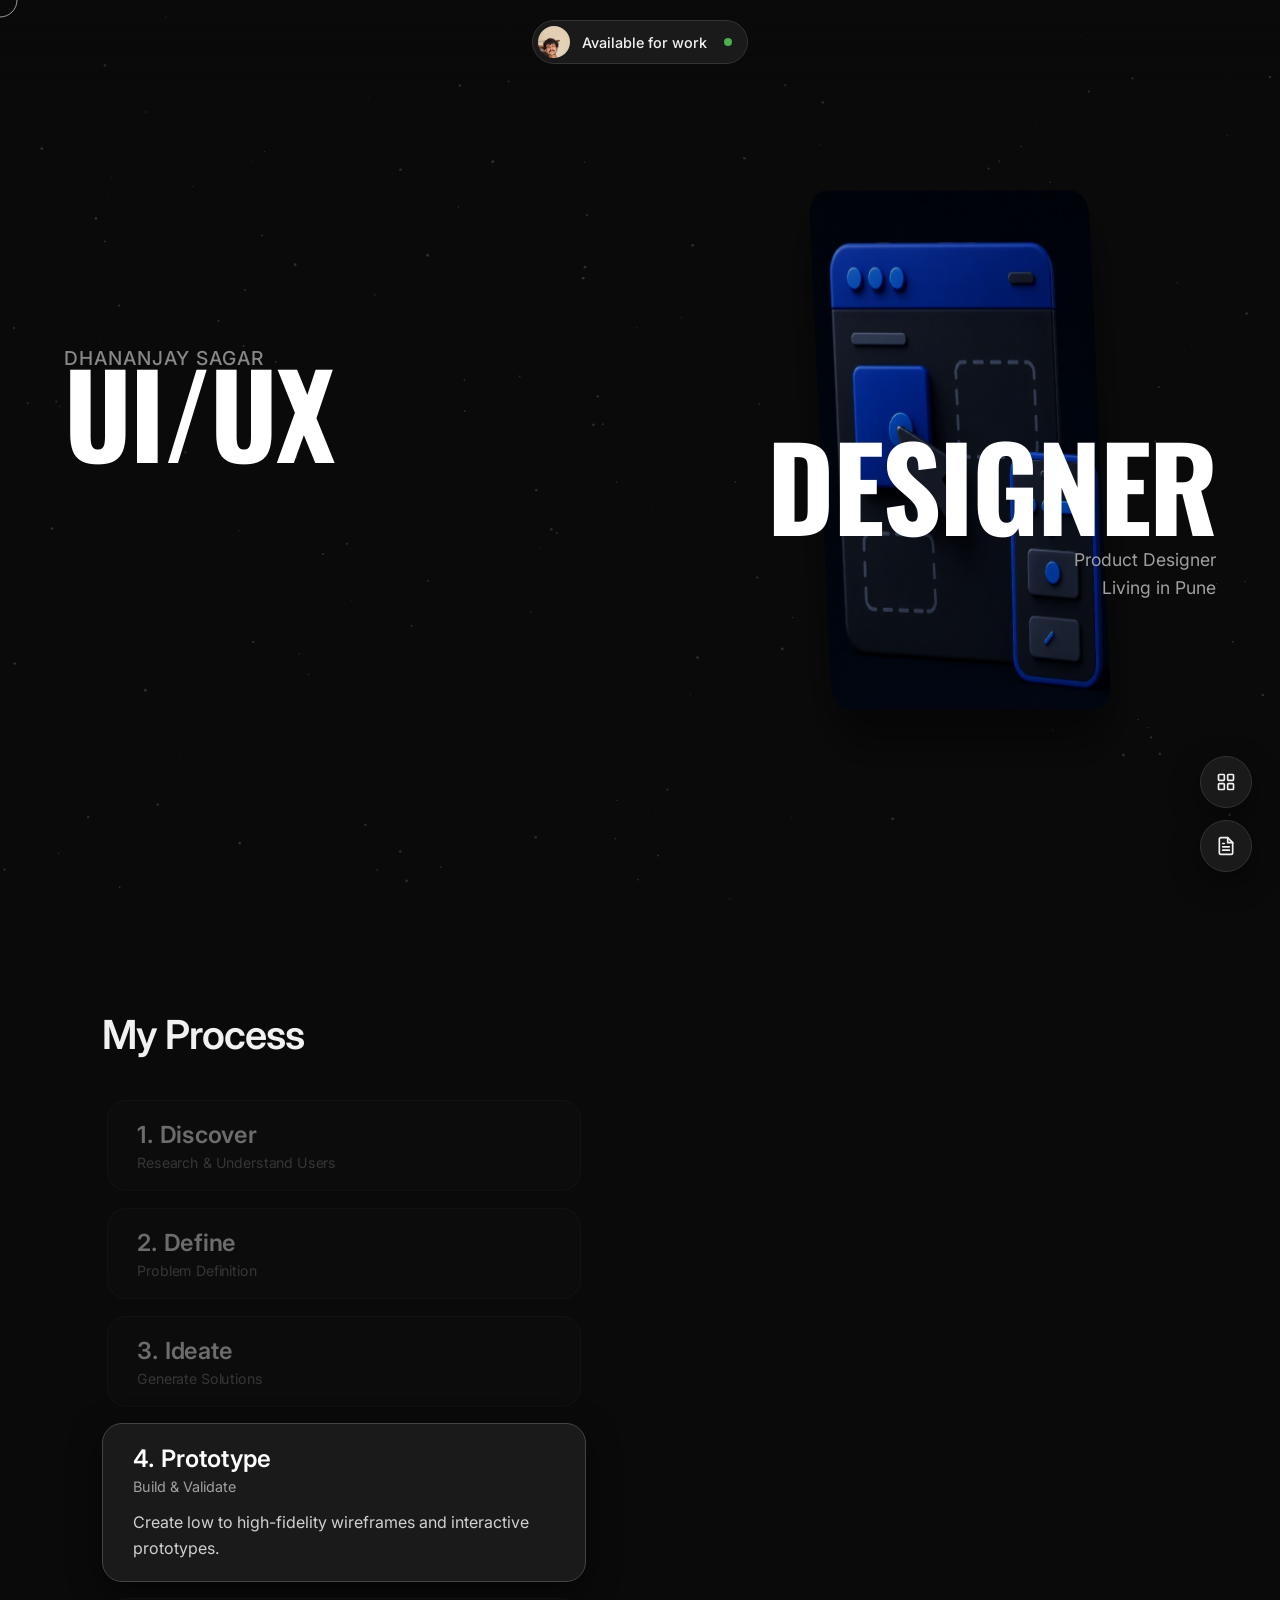
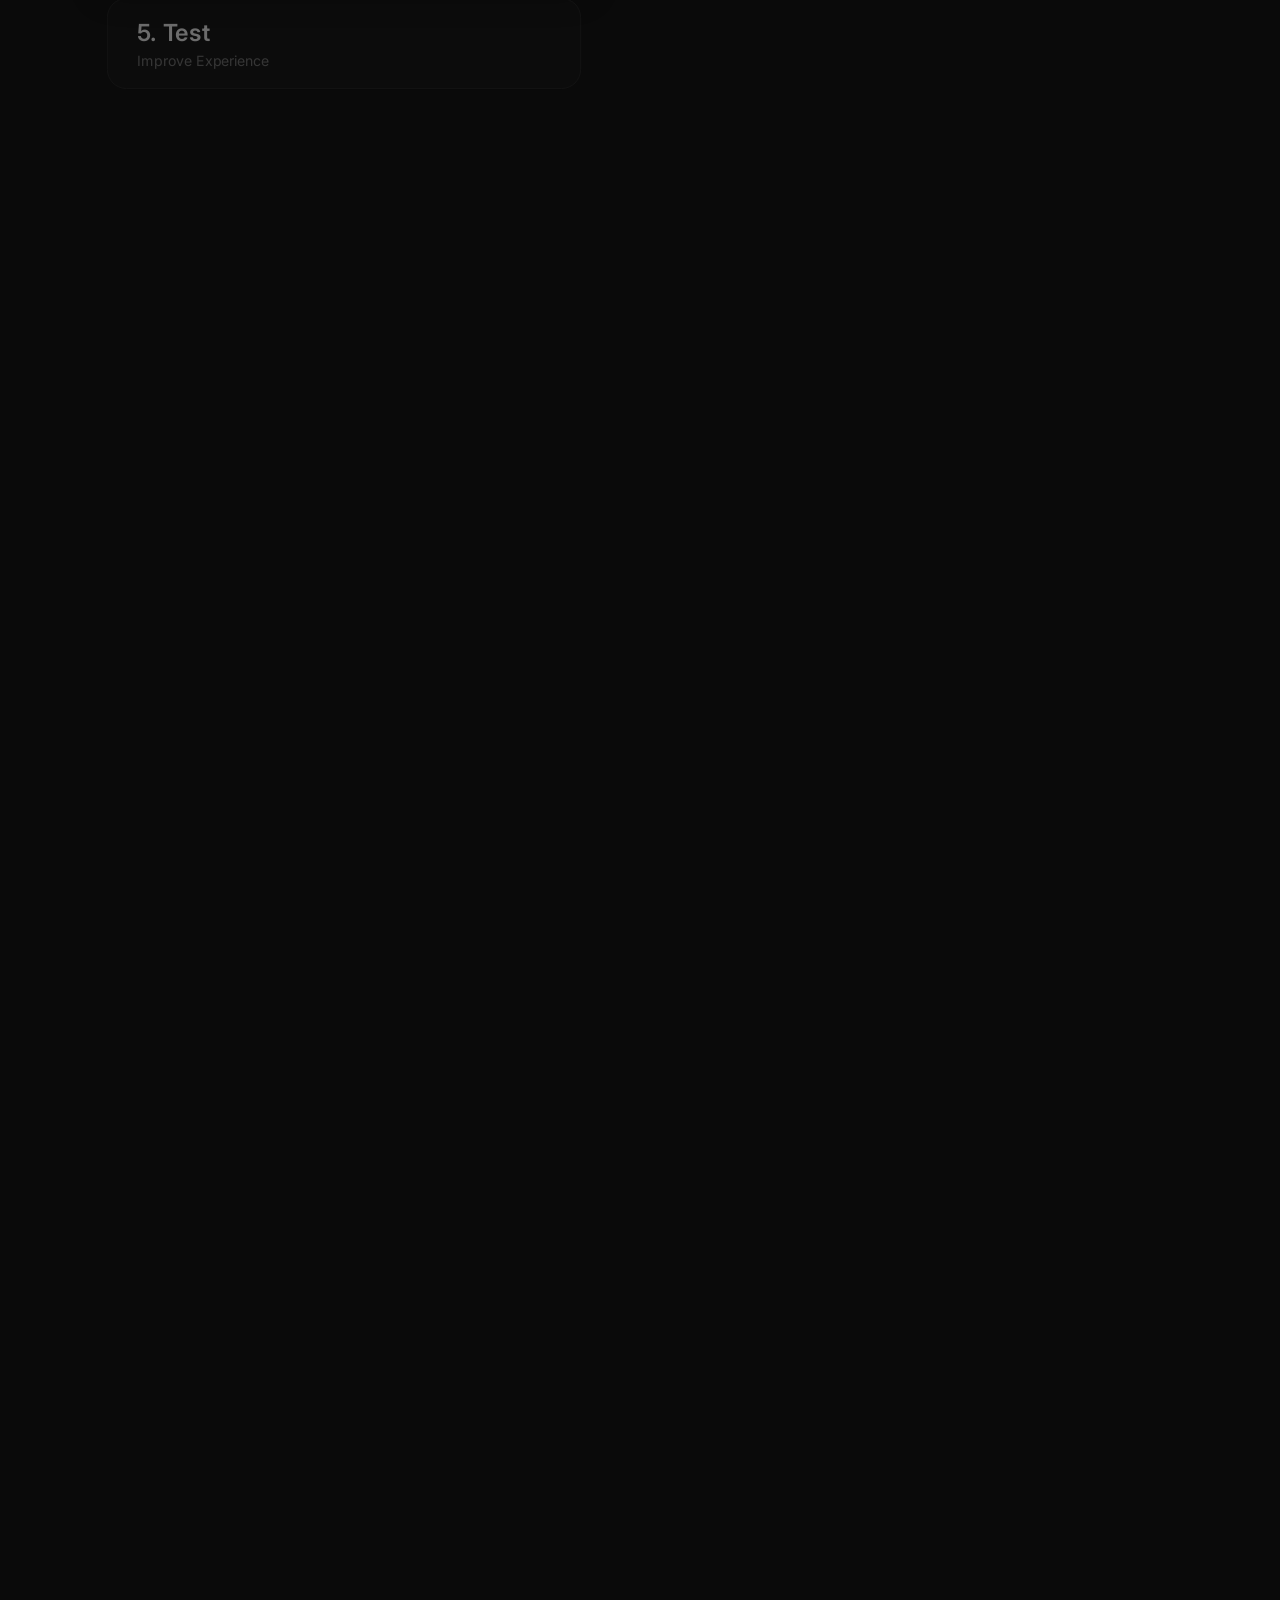
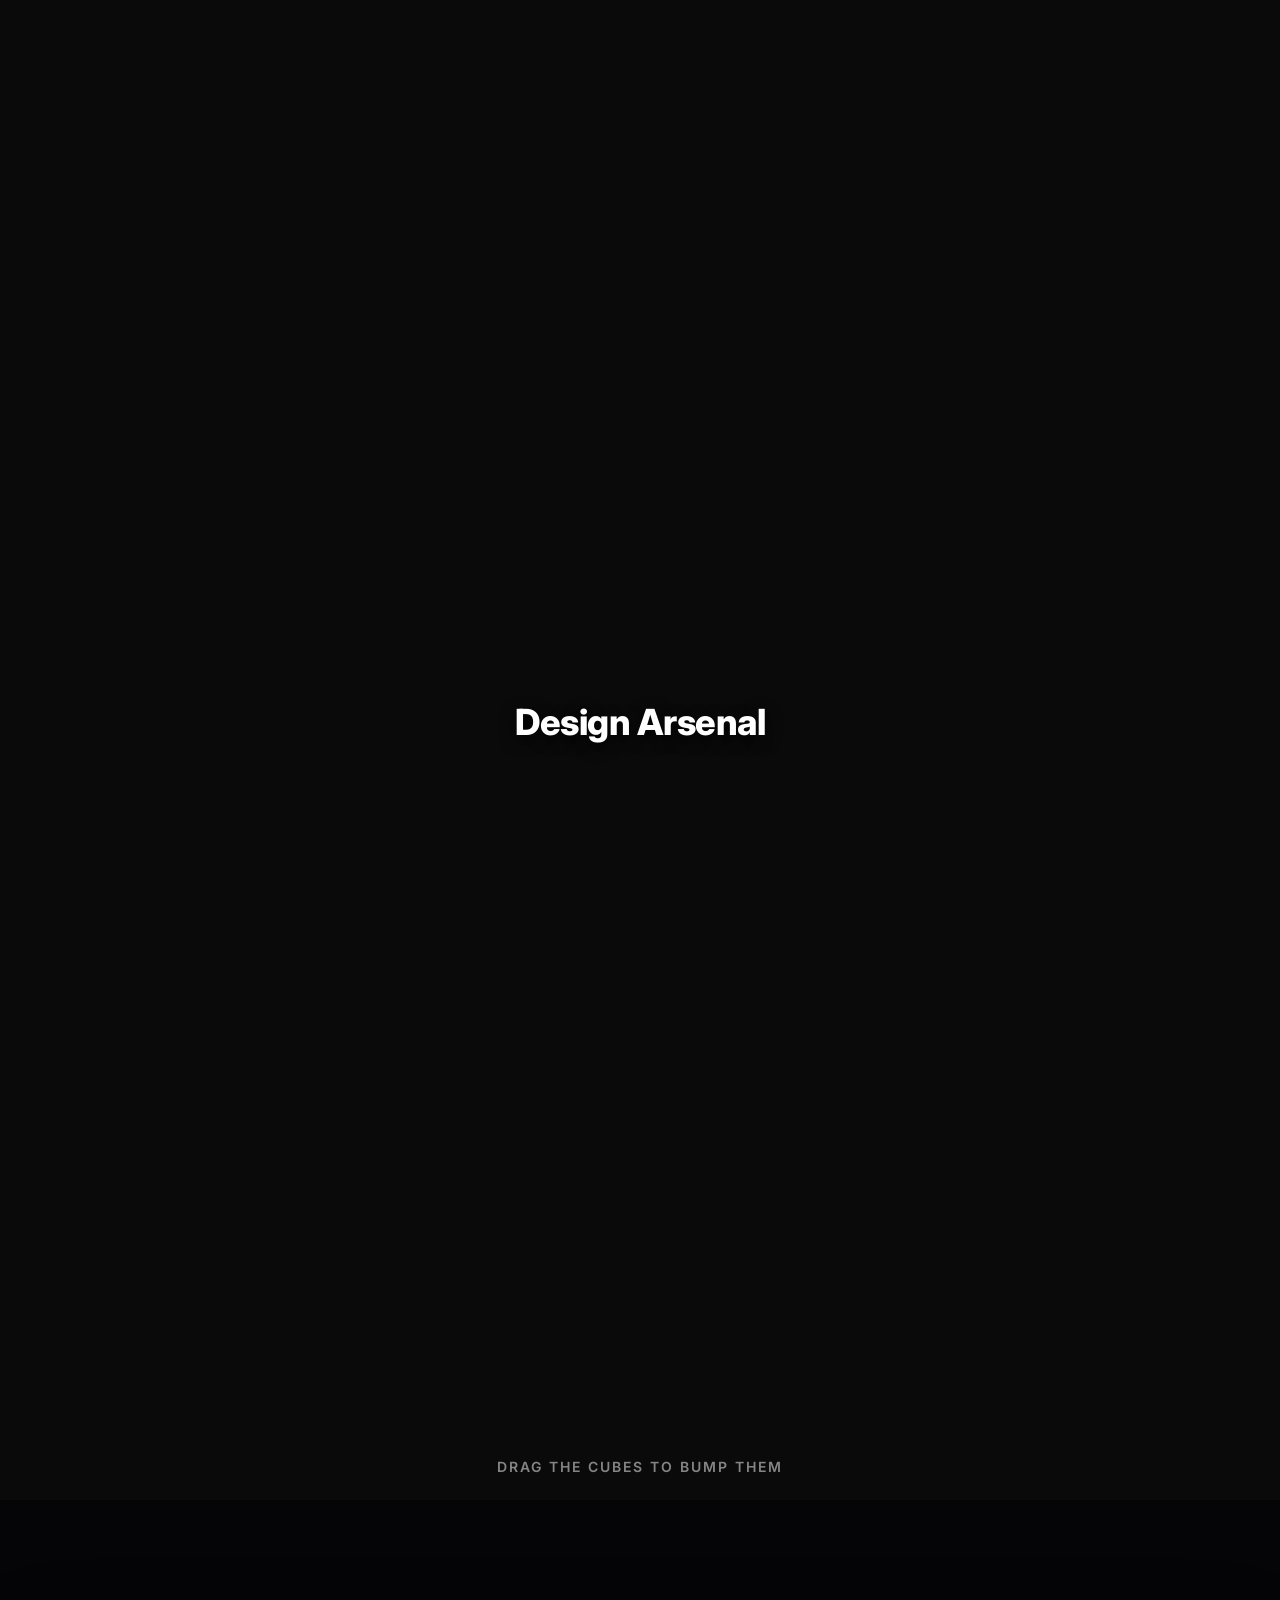
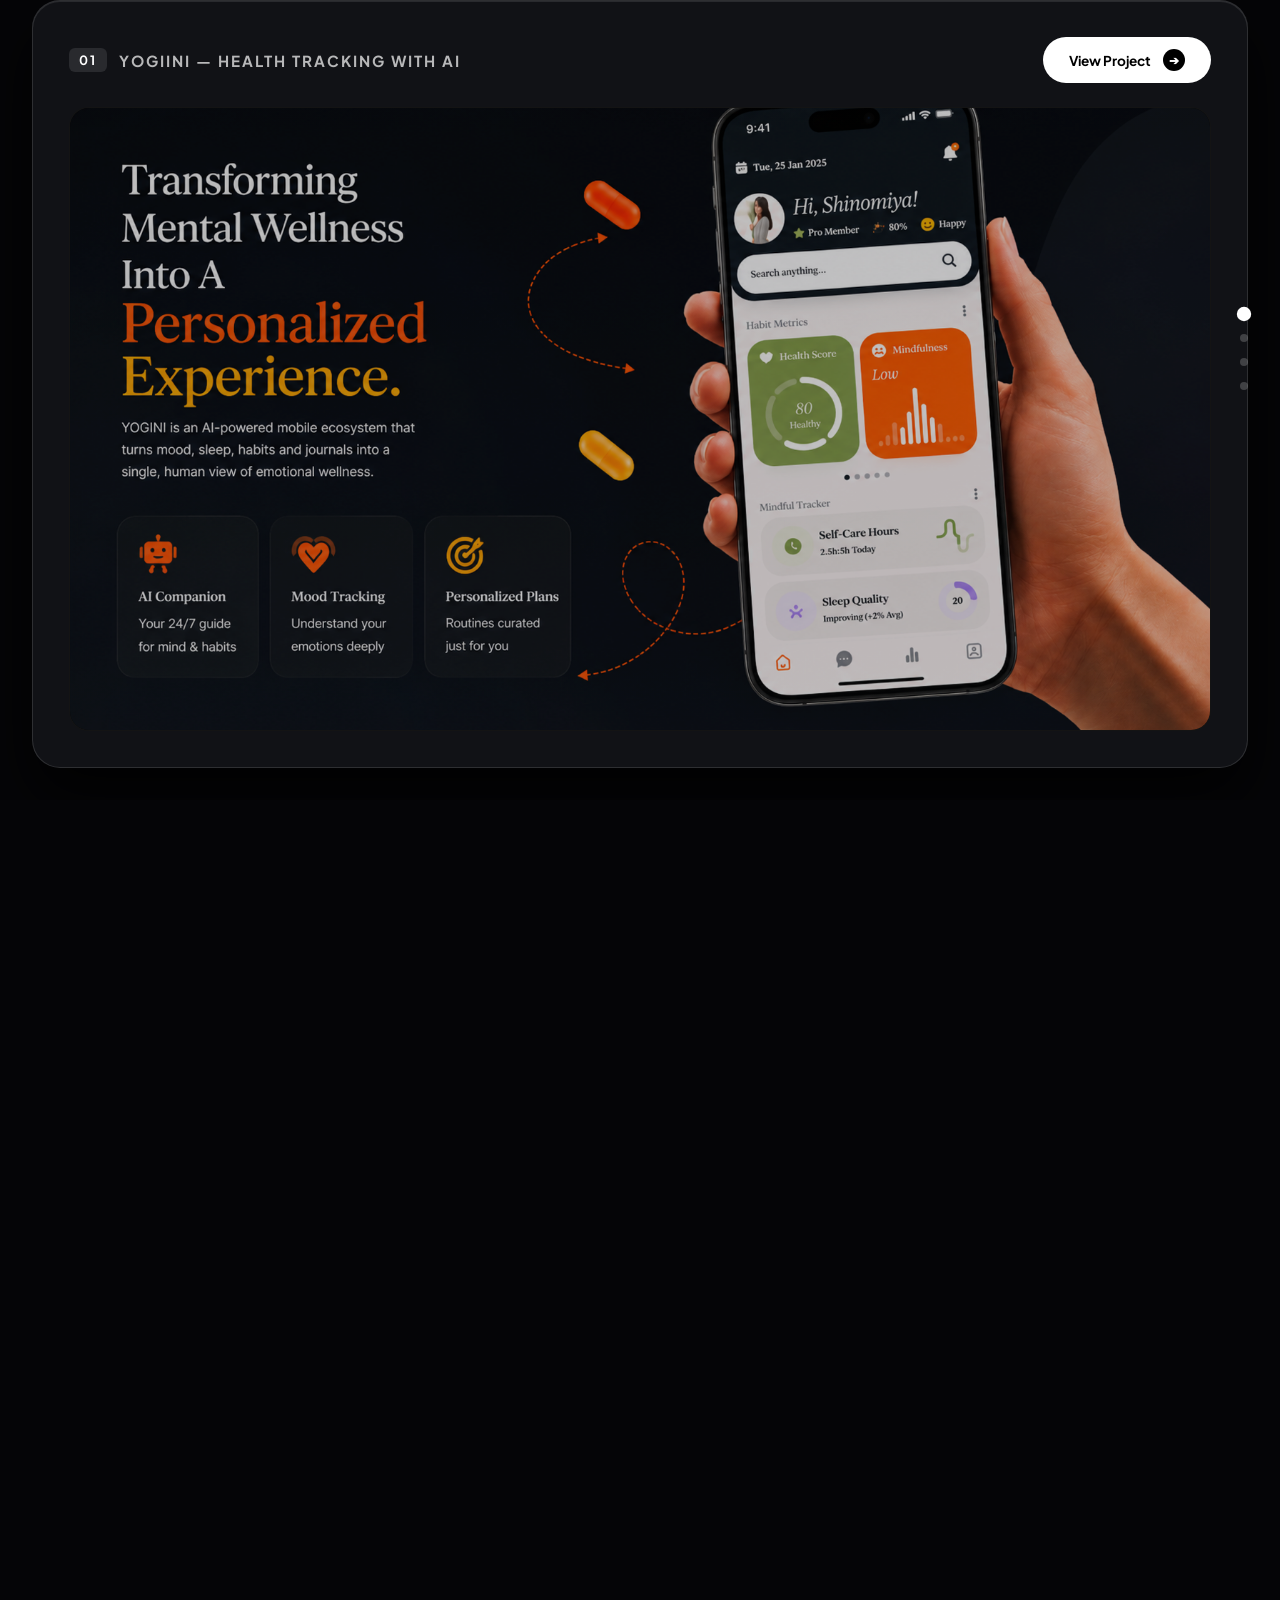
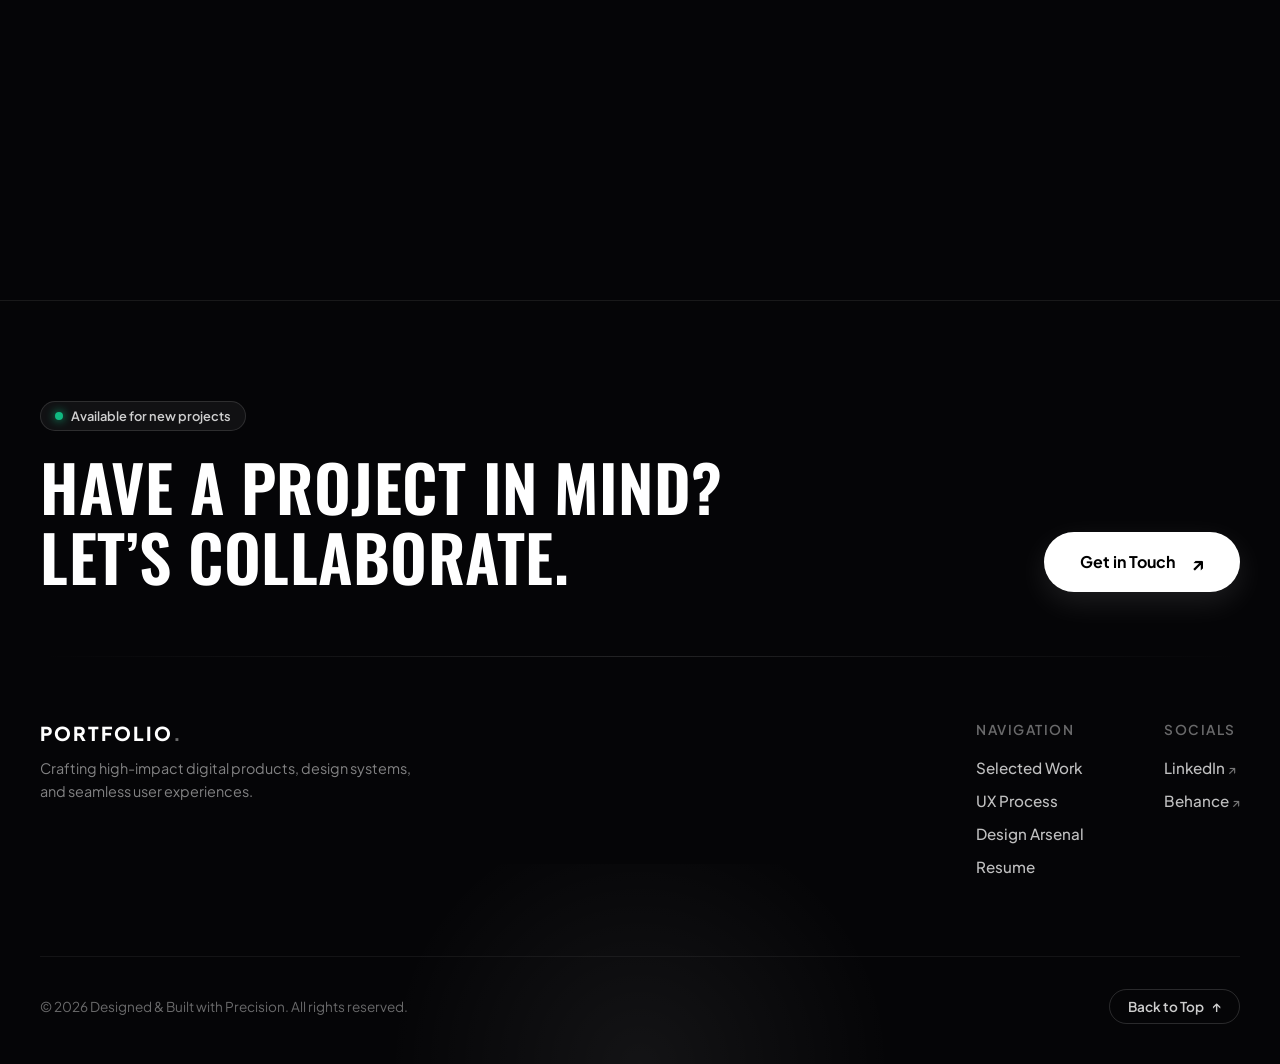
<file: index.html>
<!doctype html>
<html lang="en">
  <head>
    <meta charset="UTF-8" />
    <meta name="viewport" content="width=device-width, initial-scale=1.0" />
    <title>Dhananjay Sagar - UI/UX Designer</title>

    <link rel="preconnect" href="https://fonts.googleapis.com" />
    <link rel="preconnect" href="https://fonts.gstatic.com" crossorigin />
    <link
      href="https://fonts.googleapis.com/css2?family=Inter:wght@300;400;500;600;700&family=Oswald:wght@500;600;700&family=Plus+Jakarta+Sans:wght@300;400;500;600;700;800&display=swap"
      rel="stylesheet"
    />
    <link rel="stylesheet" href="css/main.css" />
  </head>
  <body>
    <!-- Cursor & particle canvases -->
    <div id="customCursor" class="custom-cursor" aria-hidden="true"></div>
    <canvas id="bgCanvas" class="bg-canvas" aria-hidden="true"></canvas>
    <canvas id="trailCanvas" class="trail-canvas" aria-hidden="true"></canvas>

    <!-- Navbar -->
    <nav class="site-nav" aria-label="Primary">
      <div class="nav-profile">
        <img
          src="assets/dhnj.jpg"
          alt="Dhananjay"
        />
        Available for work <span class="dot" aria-hidden="true"></span>
      </div>
    </nav>

    <!-- Corner actions -->
    <div class="corner-actions" aria-label="Quick links">
      <a
        href="#showcase"
        class="corner-btn"
        title="Projects"
        aria-label="Go to projects"
      >
        <svg
          viewBox="0 0 24 24"
          width="20"
          height="20"
          fill="none"
          stroke="currentColor"
          stroke-width="2"
          stroke-linecap="round"
          stroke-linejoin="round"
          aria-hidden="true"
        >
          <rect x="3" y="3" width="7" height="7" rx="1"></rect>
          <rect x="14" y="3" width="7" height="7" rx="1"></rect>
          <rect x="3" y="14" width="7" height="7" rx="1"></rect>
          <rect x="14" y="14" width="7" height="7" rx="1"></rect>
        </svg>
      </a>
      <a
        href="RESUMEFORPORTFOLIO.HTML"
        class="corner-btn"
        id="btn-open-resume"
        title="Resume"
        aria-label="Open resume"
      >
        <svg
          viewBox="0 0 24 24"
          width="20"
          height="20"
          fill="none"
          stroke="currentColor"
          stroke-width="2"
          stroke-linecap="round"
          stroke-linejoin="round"
          aria-hidden="true"
        >
          <path
            d="M14 2H6a2 2 0 0 0-2 2v16a2 2 0 0 0 2 2h12a2 2 0 0 0 2-2V8z"
          ></path>
          <polyline points="14 2 14 8 20 8"></polyline>
          <line x1="8" y1="13" x2="16" y2="13"></line>
          <line x1="8" y1="17" x2="16" y2="17"></line>
          <line x1="8" y1="9" x2="10" y2="9"></line>
        </svg>
      </a>
    </div>

    <!-- Global 3D floating card (morphs into project card) -->
    <div class="sticky-visual-container" aria-hidden="true">
      <div class="card-wrapper" id="cardWrapper">
        <div class="card-3d" id="card3D">
          <div class="card-face card-front">
            <img id="faceA-img" src="" alt="" />
            <div id="projectUI" class="project-ui">
              <div class="inner-shadow"></div>
              <div class="project-content">
                <h2 class="project-title">
                  Evaluating Error &amp; Confirmation Models
                </h2>
                <p class="project-desc">
                  A deep dive into analyzing user experience gaps to design
                  highly effective, frictionless feedback loops for digital
                  products.
                </p>
              </div>
            </div>
          </div>
          <div class="card-face card-back">
            <img id="faceB-img" src="" alt="" />
          </div>
        </div>
      </div>
    </div>

    <!-- Page sections -->
    <main id="scrollTrack">
      <!-- 1. Hero -->
      <section class="hero-section" id="home" aria-label="Hero">
        <div class="hero-left">
          <p class="subtitle">Dhananjay Sagar</p>
          <h1 class="huge-text">UI/UX</h1>
        </div>
        <div class="hero-right">
          <h1 class="huge-text">Designer</h1>
          <p class="desc">Product Designer<br />Living in Pune</p>
        </div>
      </section>

      <!-- 2. Process -->
      <section
        class="process-scroll-container"
        id="process"
        aria-label="Design process"
      >
        <div class="process-sticky">
          <div class="process-content-left">
            <h2 class="section-title">My Process</h2>

            <div class="process-list">
              <article class="process-item" data-step="0">
                <div class="process-header">
                  <span class="process-title">1. Discover</span>
                  <span class="process-subtitle"
                    >Research &amp; Understand Users</span
                  >
                </div>
                <div class="process-body">
                  Conduct stakeholder interviews, user interviews, empathy
                  mapping, surveys and contextual inquiry.
                </div>
              </article>

              <article class="process-item" data-step="1">
                <div class="process-header">
                  <span class="process-title">2. Define</span>
                  <span class="process-subtitle">Problem Definition</span>
                </div>
                <div class="process-body">
                  Analyze user experience gaps and define clear user problems to
                  guide product development.
                </div>
              </article>

              <article class="process-item" data-step="2">
                <div class="process-header">
                  <span class="process-title">3. Ideate</span>
                  <span class="process-subtitle">Generate Solutions</span>
                </div>
                <div class="process-body">
                  Brainstorm effective solutions, including designing robust
                  error and confirmation models.
                </div>
              </article>

              <article class="process-item" data-step="3">
                <div class="process-header">
                  <span class="process-title">4. Prototype</span>
                  <span class="process-subtitle">Build &amp; Validate</span>
                </div>
                <div class="process-body">
                  Create low to high-fidelity wireframes and interactive
                  prototypes.
                </div>
              </article>

              <article class="process-item" data-step="4">
                <div class="process-header">
                  <span class="process-title">5. Test</span>
                  <span class="process-subtitle">Improve Experience</span>
                </div>
                <div class="process-body">
                  Conduct usability testing sessions to validate solutions with
                  real users.
                </div>
              </article>
            </div>
          </div>
        </div>
      </section>

      <!-- 3. Design arsenal -->
      <section class="tools-section" id="tools" aria-label="Design tools">
        <div id="canvas-container">
          <div class="tools-header">Design Arsenal</div>
          <div class="tools-instruction">Drag the cubes to bump them</div>
        </div>
      </section>

      <!-- 4. Project showcase -->
      <section
        class="showcase-section"
        id="showcase"
        aria-label="Project showcase"
      >
        <div class="showcase-sticky">
          <div class="section-indicator" id="showcase-indicator">
            <div class="showcase-dot active"></div>
            <div class="showcase-dot"></div>
            <div class="showcase-dot"></div>
            <div class="showcase-dot"></div>
          </div>

          <div class="showcase-wrapper" id="showcase-wrapper">
            <div class="project-stack" id="project-stack">
              <div class="project-frame active">
                <nav class="frame-navbar">
                  <div class="brand-logo">
                    <span class="index">01</span> yogiini — Health Tracking with AI
                  </div>
                  <button type="button" class="btn-project-action">
                    <span>View Project</span>
                    <span class="btn-icon">➔</span>
                  </button>
                </nav>
                <div class="hero-banner">
                  <div class="overlay-gradient"></div>
                  <img src="assets/01.png" alt="Native iOS" />
                </div>
              </div>

              <div class="project-frame next-in-line">
                <nav class="frame-navbar">
                  <div class="brand-logo">
                    <span class="index">02</span> Travelora — Travel Easy
                  </div>
                  <button type="button" class="btn-project-action">
                    <span>View Project</span>
                    <span class="btn-icon">➔</span>
                  </button>
                </nav>
                <div class="hero-banner">
                  <div class="overlay-gradient"></div>
                  <img src="assets/travel/1.png" alt="Native Android" />
                </div>
              </div>

              <div class="project-frame next-in-line">
                <nav class="frame-navbar">
                  <div class="brand-logo">
                    <span class="index">03</span> Skill Gain
                  </div>
                  <button type="button" class="btn-project-action">
                    <span>View Project</span>
                    <span class="btn-icon">➔</span>
                  </button>
                </nav>
                <div class="hero-banner">
                  <div class="overlay-gradient"></div>
                  <img
                    src="assets/skill-gain/0.png"
                    alt="Fintech Case Study"
                  />
                </div>
              </div>

              <div class="project-frame next-in-line">
                <nav class="frame-navbar">
                  <div class="brand-logo">
                    <span class="index">04</span> Tele Calling — Smart Call With AI
                  </div>
                  <button type="button" class="btn-project-action">
                    <span>View Project</span>
                    <span class="btn-icon">➔</span>
                  </button>
                </nav>
                <div class="hero-banner">
                  <div class="overlay-gradient"></div>
                  <img
                    src="assets/tele-call/1.png"
                    alt="Telecalling Platform"
                  />
                </div>
              </div>
            </div>
          </div>
        </div>
      </section>
    </main>

    <!-- Footer -->
    <footer class="ux-footer">
      <div class="footer-glow" aria-hidden="true"></div>
      <div class="footer-container">
        <div class="footer-top">
          <div class="cta-text">
            <span class="status-badge">
              <span class="status-dot" aria-hidden="true"></span> Available for
              new projects
            </span>
            <h2 class="footer-heading">
              Have a project in mind?<br />Let&rsquo;s collaborate.
            </h2>
          </div>
          <a href="mailto:dhananjay.sagar@gmail.com" class="btn-footer-cta">
            <span>Get in Touch</span>
            <span class="cta-icon" aria-hidden="true">&#8599;</span>
          </a>
        </div>

        <div class="footer-divider" aria-hidden="true"></div>

        <div class="footer-middle">
          <div class="footer-brand">
            <div class="footer-logo">
              PORTFOLIO<span aria-hidden="true">.</span>
            </div>
            <p class="brand-sub">
              Crafting high-impact digital products, design systems, and
              seamless user experiences.
            </p>
          </div>

          <nav class="footer-links-grid" aria-label="Footer">
            <div class="link-column">
              <h4>Navigation</h4>
              <a href="#showcase">Selected Work</a>
              <a href="#process">UX Process</a>
              <a href="#tools">Design Arsenal</a>
              <a href="RESUMEFORPORTFOLIO.HTML" class="btn-open-resume"
                >Resume</a
              >
            </div>

            <div class="link-column">
              <h4>Socials</h4>
              <a
                href="https://linkedin.com/in/dhananjaysagar"
                target="_blank"
                rel="noopener noreferrer"
              >
                LinkedIn
                <span class="link-arrow" aria-hidden="true">&#8599;</span>
              </a>
              <a
                href="https://behance.net/dhanajayrajput"
                target="_blank"
                rel="noopener noreferrer"
              >
                Behance
                <span class="link-arrow" aria-hidden="true">&#8599;</span>
              </a>
            </div>
          </nav>
        </div>

        <div class="footer-bottom">
          <p class="copyright">
            &copy; 2026 Designed &amp; Built with Precision. All rights
            reserved.
          </p>
          <button type="button" class="btn-back-to-top" id="btn-back-to-top">
            <span>Back to Top</span>
            <span class="arrow" aria-hidden="true">&uarr;</span>
          </button>
        </div>
      </div>
    </footer>

    <!-- Full case study overlay -->
    <div class="case-study-page" id="case-study-page" aria-hidden="true">
      <header class="case-study-header">
        <button
          type="button"
          class="btn-floating-arrow"
          id="btn-back"
          title="Back to Showcase"
          aria-label="Back to showcase"
        >
          ←
        </button>
        <p class="case-study-heading" id="case-study-heading">Case Study</p>
      </header>
      <div class="case-study-scroll" id="case-study-scroll">
        <div class="case-study-content" id="case-study-content"></div>
      </div>
    </div>

    <!-- Resume overlay -->
    <div class="resume-page" id="resume-page" aria-hidden="true">
      <iframe
        id="resume-frame"
        class="resume-frame"
        title="Resume"
        src="about:blank"
      ></iframe>
    </div>

    <script src="js/portfolio.js"></script>
    <script type="module" src="js/tools.js"></script>
    <script src="js/project-ui.js"></script>
  </body>
</html>
</file>
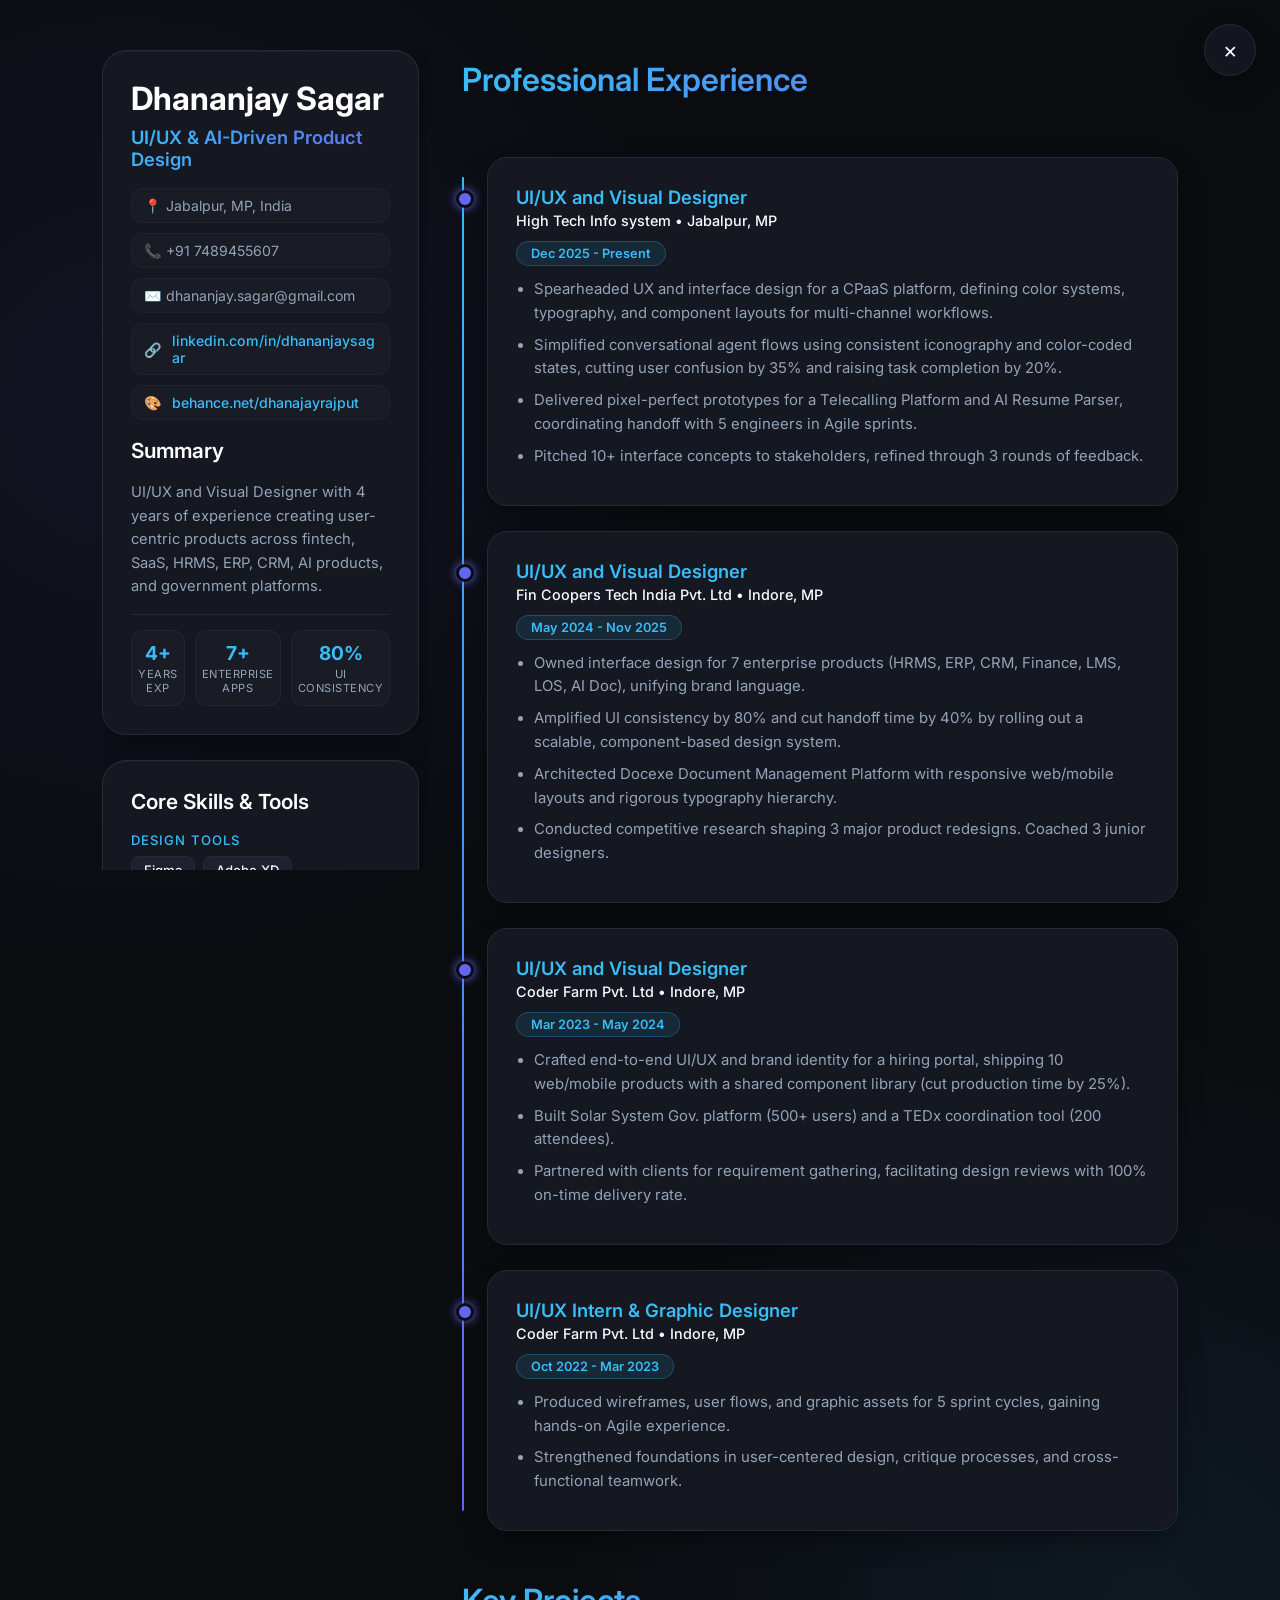
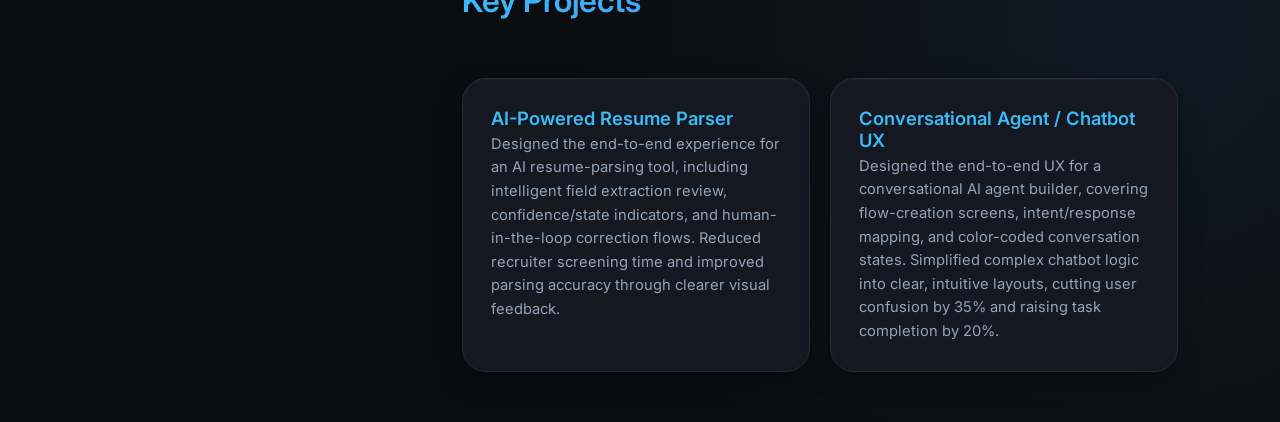
<file: RESUMEFORPORTFOLIO.HTML>
<!DOCTYPE html>
<html lang="en">
  <head>
    <meta charset="UTF-8" />
    <meta name="viewport" content="width=device-width, initial-scale=1.0" />
    <title>Dhananjay Sagar - UI/UX & AI Product Designer</title>
    <style>
      @import url("https://fonts.googleapis.com/css2?family=Inter:wght@300;400;500;600;700&display=swap");

      /* UNIVERSAL DARK THEME SYSTEM */
      :root {
        --bg-color: #0b0c10;
        --card-bg: #151821;
        --card-border: #262a36;
        --text-main: #f8fafc;
        --text-muted: #94a3b8;
        --accent-primary: #6366f1; /* Electric Indigo */
        --accent-secondary: #38bdf8; /* Sky Teal */
        --accent-gradient: linear-gradient(135deg, #38bdf8 0%, #6366f1 100%);
        --shadow-card: 0 10px 30px -10px rgba(0, 0, 0, 0.6);
        --shadow-glow: 0 0 25px rgba(99, 102, 241, 0.25);
      }

      * {
        margin: 0;
        padding: 0;
        box-sizing: border-box;
        font-family: "Inter", sans-serif;
      }

      html {
        -webkit-text-size-adjust: 100%;
      }

      body {
        background-color: var(--bg-color);
        background-image:
          radial-gradient(
            circle at 10% 20%,
            rgba(99, 102, 241, 0.08),
            transparent 30%
          ),
          radial-gradient(
            circle at 90% 80%,
            rgba(56, 189, 248, 0.08),
            transparent 30%
          );
        color: var(--text-main);
        padding: 50px clamp(20px, 8vw, 120px); /* 120px Desktop Padding */
        min-height: 100vh;
        display: flex;
        justify-content: center;
        overflow-x: hidden;
      }

      .container {
        max-width: 1400px;
        width: 100%;
        display: grid;
        grid-template-columns: 1fr 2.2fr;
        gap: 35px;
        align-items: start;
      }

      .left-column,
      .right-column {
        min-width: 0;
      }

      /* STICKY LEFT COLUMN SETUP */
      .left-column {
        position: sticky;
        top: 40px;
        display: flex;
        flex-direction: column;
        gap: 25px;
        max-height: calc(100vh - 80px);
        overflow-y: auto;
        padding-right: 8px; /* Smooth inner scroll space */
      }

      /* Custom Scrollbar for Sticky Left Panel */
      .left-column::-webkit-scrollbar {
        width: 5px;
      }
      .left-column::-webkit-scrollbar-track {
        background: transparent;
      }
      .left-column::-webkit-scrollbar-thumb {
        background: var(--card-border);
        border-radius: 10px;
      }
      .left-column::-webkit-scrollbar-thumb:hover {
        background: var(--accent-primary);
      }

      /* 3D Glass Card Base */
      .card {
        background-color: var(--card-bg);
        border: 1px solid var(--card-border);
        border-radius: 24px;
        padding: 28px;
        box-shadow:
          var(--shadow-card),
          inset 0 1px 1px rgba(255, 255, 255, 0.05);
        transform-style: preserve-3d;
        transition:
          transform 0.2s cubic-bezier(0.2, 0.8, 0.2, 1),
          border-color 0.3s ease,
          box-shadow 0.3s ease;
        position: relative;
        z-index: 1;
      }

      .card:hover {
        border-color: rgba(99, 102, 241, 0.5);
        box-shadow: var(--shadow-card), var(--shadow-glow);
        z-index: 10;
      }

      /* 3D Pop-out elements */
      .pop-out {
        transform: translateZ(30px);
        transition: transform 0.3s ease;
      }

      .pop-out-high {
        transform: translateZ(60px);
        transition: transform 0.3s ease;
      }

      /* Typography */
      h1 {
        font-size: clamp(1.8rem, 2.5vw, 2.3rem);
        font-weight: 700;
        margin-bottom: 8px;
        color: #fff;
      }
      h2 {
        font-size: 1.3rem;
        font-weight: 600;
        margin-bottom: 18px;
        color: #fff;
        display: flex;
        align-items: center;
        gap: 10px;
      }
      h3 {
        font-size: 1.15rem;
        font-weight: 600;
        color: var(--accent-secondary);
        margin-bottom: 4px;
      }
      h4 {
        font-size: 0.9rem;
        font-weight: 500;
        color: var(--text-main);
        margin-bottom: 12px;
      }

      p {
        color: var(--text-muted);
        line-height: 1.6;
        margin-bottom: 15px;
        font-size: 0.92rem;
      }

      /* Contact info pills */
      .contact-info {
        margin: 18px 0;
        display: flex;
        flex-direction: column;
        gap: 10px;
      }
      .contact-item {
        display: flex;
        align-items: center;
        gap: 10px;
        font-size: 0.88rem;
        color: var(--text-muted);
        background: rgba(255, 255, 255, 0.02);
        padding: 8px 12px;
        border-radius: 12px;
        border: 1px solid rgba(255, 255, 255, 0.03);
        transition: border-color 0.2s ease;
      }
      .contact-item:hover {
        border-color: var(--accent-secondary);
      }
      .contact-item a {
        color: var(--accent-secondary);
        text-decoration: none;
        font-weight: 500;
        overflow-wrap: anywhere;
      }

      .date-badge {
        font-size: 0.8rem;
        font-weight: 600;
        color: var(--accent-secondary);
        background: rgba(56, 189, 248, 0.1);
        padding: 4px 14px;
        border-radius: 20px;
        border: 1px solid rgba(56, 189, 248, 0.25);
        display: inline-block;
        margin-bottom: 12px;
      }

      /* Metrics Bar */
      .metrics-bar {
        display: grid;
        grid-template-columns: repeat(3, 1fr);
        gap: 10px;
        margin-top: 15px;
        padding-top: 15px;
        border-top: 1px solid var(--card-border);
      }
      .metric-box {
        text-align: center;
        background: rgba(255, 255, 255, 0.02);
        padding: 10px 6px;
        border-radius: 12px;
        border: 1px solid rgba(255, 255, 255, 0.04);
      }
      .metric-num {
        font-size: 1.2rem;
        font-weight: 700;
        color: var(--accent-secondary);
      }
      .metric-label {
        font-size: 0.7rem;
        color: var(--text-muted);
        text-transform: uppercase;
        letter-spacing: 0.5px;
        margin-top: 2px;
      }

      /* Skills & Tags */
      .skills-grid {
        display: flex;
        flex-direction: column;
        gap: 16px;
      }
      .skill-category h4 {
        color: var(--accent-secondary);
        margin-bottom: 8px;
        font-size: 0.82rem;
        text-transform: uppercase;
        letter-spacing: 1px;
      }
      .tags {
        display: flex;
        flex-wrap: wrap;
        gap: 8px;
      }
      .tag {
        background: #1e2230;
        color: var(--text-main);
        padding: 5px 12px;
        border-radius: 8px;
        font-size: 0.82rem;
        font-weight: 500;
        border: 1px solid var(--card-border);
        transition: all 0.2s ease;
      }
      .tag:hover {
        border-color: var(--accent-primary);
        box-shadow: 0 0 10px rgba(99, 102, 241, 0.3);
        transform: translateY(-2px);
      }

      /* Right Column Setup */
      .right-column {
        display: flex;
        flex-direction: column;
        gap: 30px;
      }

      .section-heading {
        padding: 10px 0;
      }
      .section-heading.is-projects {
        padding: 20px 0 10px;
      }
      .section-title {
        font-size: clamp(1.45rem, 4.5vw, 2rem);
      }

      .projects-grid {
        display: grid;
        grid-template-columns: repeat(2, 1fr);
        gap: 20px;
        align-items: stretch;
      }

      .projects-grid .card {
        height: 100%;
        display: flex;
        flex-direction: column;
      }

      .projects-grid .card .pop-out:last-child {
        flex: 1;
      }

      .projects-grid .card p {
        margin-bottom: 0;
      }

      /* STEPPER TIMELINE FOR EXPERIENCE */
      .timeline-container {
        position: relative;
        display: flex;
        flex-direction: column;
        gap: 25px;
        padding-left: 25px;
      }
      .timeline-container::before {
        content: "";
        position: absolute;
        left: 0;
        top: 20px;
        bottom: 20px;
        width: 2px;
        background: linear-gradient(
          180deg,
          var(--accent-secondary) 0%,
          var(--accent-primary) 100%
        );
        border-radius: 2px;
      }

      .timeline-card {
        position: relative;
        background-color: var(--card-bg);
        border: 1px solid var(--card-border);
        border-radius: 20px;
        padding: 28px;
        box-shadow: var(--shadow-card);
        transform-style: preserve-3d;
        transition:
          transform 0.2s ease,
          border-color 0.3s ease;
      }
      .timeline-card::before {
        content: "";
        position: absolute;
        left: -32px;
        top: 32px;
        width: 12px;
        height: 12px;
        border-radius: 50%;
        background: var(--accent-primary);
        border: 3px solid var(--bg-color);
        box-shadow: 0 0 10px var(--accent-primary);
        transition:
          transform 0.3s ease,
          background 0.3s ease;
      }
      .timeline-card:hover::before {
        transform: scale(1.3);
        background: var(--accent-secondary);
        box-shadow: 0 0 15px var(--accent-secondary);
      }

      ul {
        margin-left: 18px;
        color: var(--text-muted);
        font-size: 0.93rem;
        line-height: 1.6;
      }
      li {
        margin-bottom: 8px;
      }

      .gradient-text {
        background: var(--accent-gradient);
        -webkit-background-clip: text;
        background-clip: text;
        -webkit-text-fill-color: transparent;
      }

      .btn-close-resume {
        position: fixed;
        top: 24px;
        right: 24px;
        z-index: 100;
        width: 52px;
        height: 52px;
        border-radius: 50%;
        display: flex;
        align-items: center;
        justify-content: center;
        background: rgba(21, 24, 33, 0.9);
        backdrop-filter: blur(12px);
        border: 1px solid var(--card-border);
        color: var(--text-main);
        text-decoration: none;
        font-size: 1.4rem;
        line-height: 1;
        box-shadow: var(--shadow-card);
        transition:
          transform 0.25s ease,
          background 0.25s ease,
          color 0.25s ease,
          border-color 0.25s ease;
      }

      .btn-close-resume:hover {
        transform: scale(1.08);
        background: #ffffff;
        color: #0b0c10;
        border-color: #ffffff;
      }

      /* Responsive Behavior */
      @media (max-width: 1024px) {
        body {
          padding: 40px 20px;
        }
        .container {
          grid-template-columns: 1fr;
          gap: 28px;
        }
        .left-column {
          position: relative;
          top: 0;
          max-height: none;
          overflow-y: visible;
          padding-right: 0;
        }
        .projects-grid {
          grid-template-columns: 1fr;
        }
        .btn-close-resume {
          top: 16px;
          right: 16px;
          width: 48px;
          height: 48px;
        }
      }

      @media (max-width: 768px) {
        body {
          padding: 72px 18px 40px;
          padding-left: max(18px, env(safe-area-inset-left, 0px));
          padding-right: max(18px, env(safe-area-inset-right, 0px));
        }

        .container {
          gap: 22px;
        }
        .left-column,
        .right-column {
          gap: 20px;
        }

        .card {
          padding: 22px;
          border-radius: 20px;
        }
        .timeline-card {
          padding: 22px;
          border-radius: 18px;
        }

        h2 {
          font-size: 1.2rem;
          margin-bottom: 14px;
        }
        h3 {
          font-size: 1.05rem;
        }
        p {
          font-size: 0.9rem;
        }
        ul {
          font-size: 0.9rem;
          margin-left: 16px;
        }

        .timeline-container {
          padding-left: 20px;
          gap: 20px;
        }
        .timeline-card::before {
          left: -26px;
          top: 28px;
          width: 10px;
          height: 10px;
        }

        .section-heading {
          padding: 4px 0;
        }
        .section-heading.is-projects {
          padding: 12px 0 4px;
        }
      }

      @media (max-width: 600px) {
        body {
          padding: 68px 14px 32px;
        }

        .container {
          gap: 18px;
        }
        .card {
          padding: 18px;
          border-radius: 18px;
        }
        .timeline-card {
          padding: 18px;
          border-radius: 16px;
        }

        h1 {
          font-size: 1.6rem;
        }
        h2 {
          font-size: 1.1rem;
        }
        h3 {
          font-size: 1rem;
        }
        h4 {
          font-size: 0.85rem;
        }
        p,
        ul {
          font-size: 0.88rem;
        }

        .contact-item {
          font-size: 0.82rem;
          padding: 8px 10px;
          align-items: flex-start;
        }
        .metrics-bar {
          gap: 8px;
        }
        .metric-box {
          padding: 8px 4px;
        }
        .metric-num {
          font-size: 1.05rem;
        }
        .metric-label {
          font-size: 0.62rem;
          letter-spacing: 0.2px;
        }

        .tag {
          font-size: 0.76rem;
          padding: 5px 10px;
        }
        .skills-grid {
          gap: 14px;
        }

        .timeline-container {
          padding-left: 16px;
        }
        .timeline-card::before {
          left: -21px;
          top: 24px;
        }

        .btn-close-resume {
          top: 12px;
          right: 12px;
          width: 42px;
          height: 42px;
          font-size: 1.2rem;
        }
      }

      @media (max-width: 400px) {
        body {
          padding: 64px 12px 28px;
        }
        .card,
        .timeline-card {
          padding: 16px;
        }
        h1 {
          font-size: 1.4rem;
        }
        .metrics-bar {
          grid-template-columns: 1fr 1fr;
        }
        .metrics-bar .metric-box:last-child {
          grid-column: span 2;
        }
      }

      /* Neutralize hover-only affordances on touch devices */
      @media (hover: none) {
        .card:hover {
          border-color: var(--card-border);
          box-shadow:
            var(--shadow-card),
            inset 0 1px 1px rgba(255, 255, 255, 0.05);
        }
        .contact-item:hover {
          border-color: rgba(255, 255, 255, 0.03);
        }
        .tag:hover {
          transform: none;
          box-shadow: none;
          border-color: var(--card-border);
        }
        .timeline-card:hover::before {
          transform: none;
          background: var(--accent-primary);
          box-shadow: 0 0 10px var(--accent-primary);
        }
        .btn-close-resume:hover {
          transform: none;
          background: rgba(21, 24, 33, 0.9);
          color: var(--text-main);
          border-color: var(--card-border);
        }
      }

      @media print {
        body {
          padding: 0;
          background: #fff;
          color: #000;
        }
        .btn-close-resume {
          display: none;
        }
      }
    </style>
  </head>
  <body>
    <a
      href="index.html"
      class="btn-close-resume"
      id="btn-close-resume"
      title="Back to website"
      aria-label="Close resume and return to website"
      >×</a
    >

    <div class="container">
      <!-- LEFT COLUMN (STICKY): Profile, Metrics, Skills, Education -->
      <div class="left-column">
        <!-- Profile Card -->
        <div class="card" data-tilt>
          <div class="pop-out-high">
            <h1>Dhananjay Sagar</h1>
            <h3 class="gradient-text">UI/UX & AI-Driven Product Design</h3>
          </div>

          <div class="contact-info pop-out">
            <div class="contact-item">📍 Jabalpur, MP, India</div>
            <div class="contact-item">📞 +91 7489455607</div>
            <div class="contact-item">✉️ dhananjay.sagar@gmail.com</div>
            <div class="contact-item">
              🔗
              <a href="https://linkedin.com/in/dhananjaysagar" target="_blank"
                >linkedin.com/in/dhananjaysagar</a
              >
            </div>
            <div class="contact-item">
              🎨
              <a href="https://behance.net/dhanajayrajput" target="_blank"
                >behance.net/dhanajayrajput</a
              >
            </div>
          </div>

          <div class="pop-out">
            <h2>Summary</h2>
            <p>
              UI/UX and Visual Designer with 4 years of experience creating
              user-centric products across fintech, SaaS, HRMS, ERP, CRM, AI
              products, and government platforms.
            </p>
          </div>

          <!-- Glassmorphism Highlight Metrics -->
          <div class="metrics-bar pop-out">
            <div class="metric-box">
              <div class="metric-num">4+</div>
              <div class="metric-label">Years Exp</div>
            </div>
            <div class="metric-box">
              <div class="metric-num">7+</div>
              <div class="metric-label">Enterprise Apps</div>
            </div>
            <div class="metric-box">
              <div class="metric-num">80%</div>
              <div class="metric-label">UI Consistency</div>
            </div>
          </div>
        </div>

        <!-- Core Skills Card -->
        <div class="card" data-tilt>
          <h2 class="pop-out-high">Core Skills & Tools</h2>
          <div class="skills-grid pop-out">
            <div class="skill-category">
              <h4>Design Tools</h4>
              <div class="tags">
                <span class="tag">Figma</span><span class="tag">Adobe XD</span
                ><span class="tag">Photoshop</span>
                <span class="tag">Illustrator</span
                ><span class="tag">InDesign</span><span class="tag">Sketch</span
                ><span class="tag">Spline</span>
              </div>
            </div>
            <div class="skill-category">
              <h4>AI-Integrated Product Design</h4>
              <div class="tags">
                <span class="tag">Chatbot UX</span
                ><span class="tag">Broadcast Messaging</span>
                <span class="tag">AI Doc Parsing</span
                ><span class="tag">Human-in-the-loop UX</span>
                <span class="tag">AI State Indicators</span>
              </div>
            </div>
            <div class="skill-category">
              <h4>Visual Design & UX Strategy</h4>
              <div class="tags">
                <span class="tag">Design Systems</span
                ><span class="tag">Typography</span
                ><span class="tag">WCAG</span>
                <span class="tag">Interaction Design</span
                ><span class="tag">User Research</span
                ><span class="tag">Wireframing</span>
                <span class="tag">Journey Mapping</span
                ><span class="tag">Heuristic Evaluation</span>
              </div>
            </div>
          </div>
        </div>

        <!-- Education Card -->
        <div class="card" data-tilt>
          <h2 class="pop-out-high">Education</h2>
          <div class="pop-out" style="margin-bottom: 15px">
            <h3>B.Com (Computer Applications)</h3>
            <h4>Lal Bahadur Shastri College, Harda, MP</h4>
            <span class="date-badge">2021</span>
          </div>
          <div class="pop-out">
            <h3>12th Higher Secondary</h3>
            <h4>Krishna Convent H.S. School, Gahal</h4>
            <span class="date-badge">2019</span>
          </div>
        </div>
      </div>

      <!-- RIGHT COLUMN: Scrollable Experience Timeline & Projects -->
      <div class="right-column">
        <div class="section-heading">
          <h2 class="section-title gradient-text">Professional Experience</h2>
        </div>

        <!-- STEPPER CONNECTOR TIMELINE -->
        <div class="timeline-container">
          <!-- Experience Item 1 -->
          <div class="timeline-card card" data-tilt>
            <div class="pop-out-high">
              <h3>UI/UX and Visual Designer</h3>
              <h4>High Tech Info system • Jabalpur, MP</h4>
              <span class="date-badge">Dec 2025 - Present</span>
            </div>
            <div class="pop-out">
              <ul>
                <li>
                  Spearheaded UX and interface design for a CPaaS platform,
                  defining color systems, typography, and component layouts for
                  multi-channel workflows.
                </li>
                <li>
                  Simplified conversational agent flows using consistent
                  iconography and color-coded states, cutting user confusion by
                  35% and raising task completion by 20%.
                </li>
                <li>
                  Delivered pixel-perfect prototypes for a Telecalling Platform
                  and AI Resume Parser, coordinating handoff with 5 engineers in
                  Agile sprints.
                </li>
                <li>
                  Pitched 10+ interface concepts to stakeholders, refined
                  through 3 rounds of feedback.
                </li>
              </ul>
            </div>
          </div>

          <!-- Experience Item 2 -->
          <div class="timeline-card card" data-tilt>
            <div class="pop-out-high">
              <h3>UI/UX and Visual Designer</h3>
              <h4>Fin Coopers Tech India Pvt. Ltd • Indore, MP</h4>
              <span class="date-badge">May 2024 - Nov 2025</span>
            </div>
            <div class="pop-out">
              <ul>
                <li>
                  Owned interface design for 7 enterprise products (HRMS, ERP,
                  CRM, Finance, LMS, LOS, AI Doc), unifying brand language.
                </li>
                <li>
                  Amplified UI consistency by 80% and cut handoff time by 40% by
                  rolling out a scalable, component-based design system.
                </li>
                <li>
                  Architected Docexe Document Management Platform with
                  responsive web/mobile layouts and rigorous typography
                  hierarchy.
                </li>
                <li>
                  Conducted competitive research shaping 3 major product
                  redesigns. Coached 3 junior designers.
                </li>
              </ul>
            </div>
          </div>

          <!-- Experience Item 3 -->
          <div class="timeline-card card" data-tilt>
            <div class="pop-out-high">
              <h3>UI/UX and Visual Designer</h3>
              <h4>Coder Farm Pvt. Ltd • Indore, MP</h4>
              <span class="date-badge">Mar 2023 - May 2024</span>
            </div>
            <div class="pop-out">
              <ul>
                <li>
                  Crafted end-to-end UI/UX and brand identity for a hiring
                  portal, shipping 10 web/mobile products with a shared
                  component library (cut production time by 25%).
                </li>
                <li>
                  Built Solar System Gov. platform (500+ users) and a TEDx
                  coordination tool (200 attendees).
                </li>
                <li>
                  Partnered with clients for requirement gathering, facilitating
                  design reviews with 100% on-time delivery rate.
                </li>
              </ul>
            </div>
          </div>

          <!-- Experience Item 4 -->
          <div class="timeline-card card" data-tilt>
            <div class="pop-out-high">
              <h3>UI/UX Intern & Graphic Designer</h3>
              <h4>Coder Farm Pvt. Ltd • Indore, MP</h4>
              <span class="date-badge">Oct 2022 - Mar 2023</span>
            </div>
            <div class="pop-out">
              <ul>
                <li>
                  Produced wireframes, user flows, and graphic assets for 5
                  sprint cycles, gaining hands-on Agile experience.
                </li>
                <li>
                  Strengthened foundations in user-centered design, critique
                  processes, and cross-functional teamwork.
                </li>
              </ul>
            </div>
          </div>
        </div>

        <!-- Key Projects Section -->
        <div class="section-heading is-projects">
          <h2 class="section-title gradient-text">Key Projects</h2>
        </div>

        <div class="projects-grid">
          <!-- Project 1 -->
          <div class="card" data-tilt>
            <div class="pop-out-high">
              <h3>AI-Powered Resume Parser</h3>
            </div>
            <div class="pop-out">
              <p>
                Designed the end-to-end experience for an AI resume-parsing
                tool, including intelligent field extraction review,
                confidence/state indicators, and human-in-the-loop correction
                flows. Reduced recruiter screening time and improved parsing
                accuracy through clearer visual feedback.
              </p>
            </div>
          </div>

          <!-- Project 2 -->
          <div class="card" data-tilt>
            <div class="pop-out-high">
              <h3>Conversational Agent / Chatbot UX</h3>
            </div>
            <div class="pop-out">
              <p>
                Designed the end-to-end UX for a conversational AI agent
                builder, covering flow-creation screens, intent/response
                mapping, and color-coded conversation states. Simplified complex
                chatbot logic into clear, intuitive layouts, cutting user
                confusion by 35% and raising task completion by 20%.
              </p>
            </div>
          </div>
        </div>
      </div>
    </div>

    <script>
      // When embedded in the portfolio overlay, close via parent instead of navigating
      const closeResumeBtn = document.getElementById("btn-close-resume");
      if (closeResumeBtn) {
        closeResumeBtn.addEventListener("click", (e) => {
          if (window.parent !== window) {
            e.preventDefault();
            window.parent.postMessage("close-resume", "*");
          }
        });
      }

      // Smooth 3D Tilt Effect (pointer devices only)
      const cards = document.querySelectorAll(".card");
      const tiltQuery = window.matchMedia("(hover: hover) and (pointer: fine)");

      function resetTilt() {
        cards.forEach((card) => {
          card.style.transform = "";
        });
      }

      tiltQuery.addEventListener("change", resetTilt);

      cards.forEach((card) => {
        card.addEventListener("mousemove", (e) => {
          if (!card.hasAttribute("data-tilt") || !tiltQuery.matches) return;

          const rect = card.getBoundingClientRect();
          const x = e.clientX - rect.left;
          const y = e.clientY - rect.top;

          const centerX = rect.width / 2;
          const centerY = rect.height / 2;

          const rotateX = ((y - centerY) / centerY) * -10;
          const rotateY = ((x - centerX) / centerX) * 10;

          card.style.transform = `perspective(1200px) rotateX(${rotateX}deg) rotateY(${rotateY}deg) scale3d(1.01, 1.01, 1.01)`;
        });

        card.addEventListener("mouseleave", () => {
          if (!card.hasAttribute("data-tilt")) return;
          card.style.transform =
            "perspective(1200px) rotateX(0deg) rotateY(0deg) scale3d(1, 1, 1)";
        });
      });
    </script>
  </body>
</html>
</file>
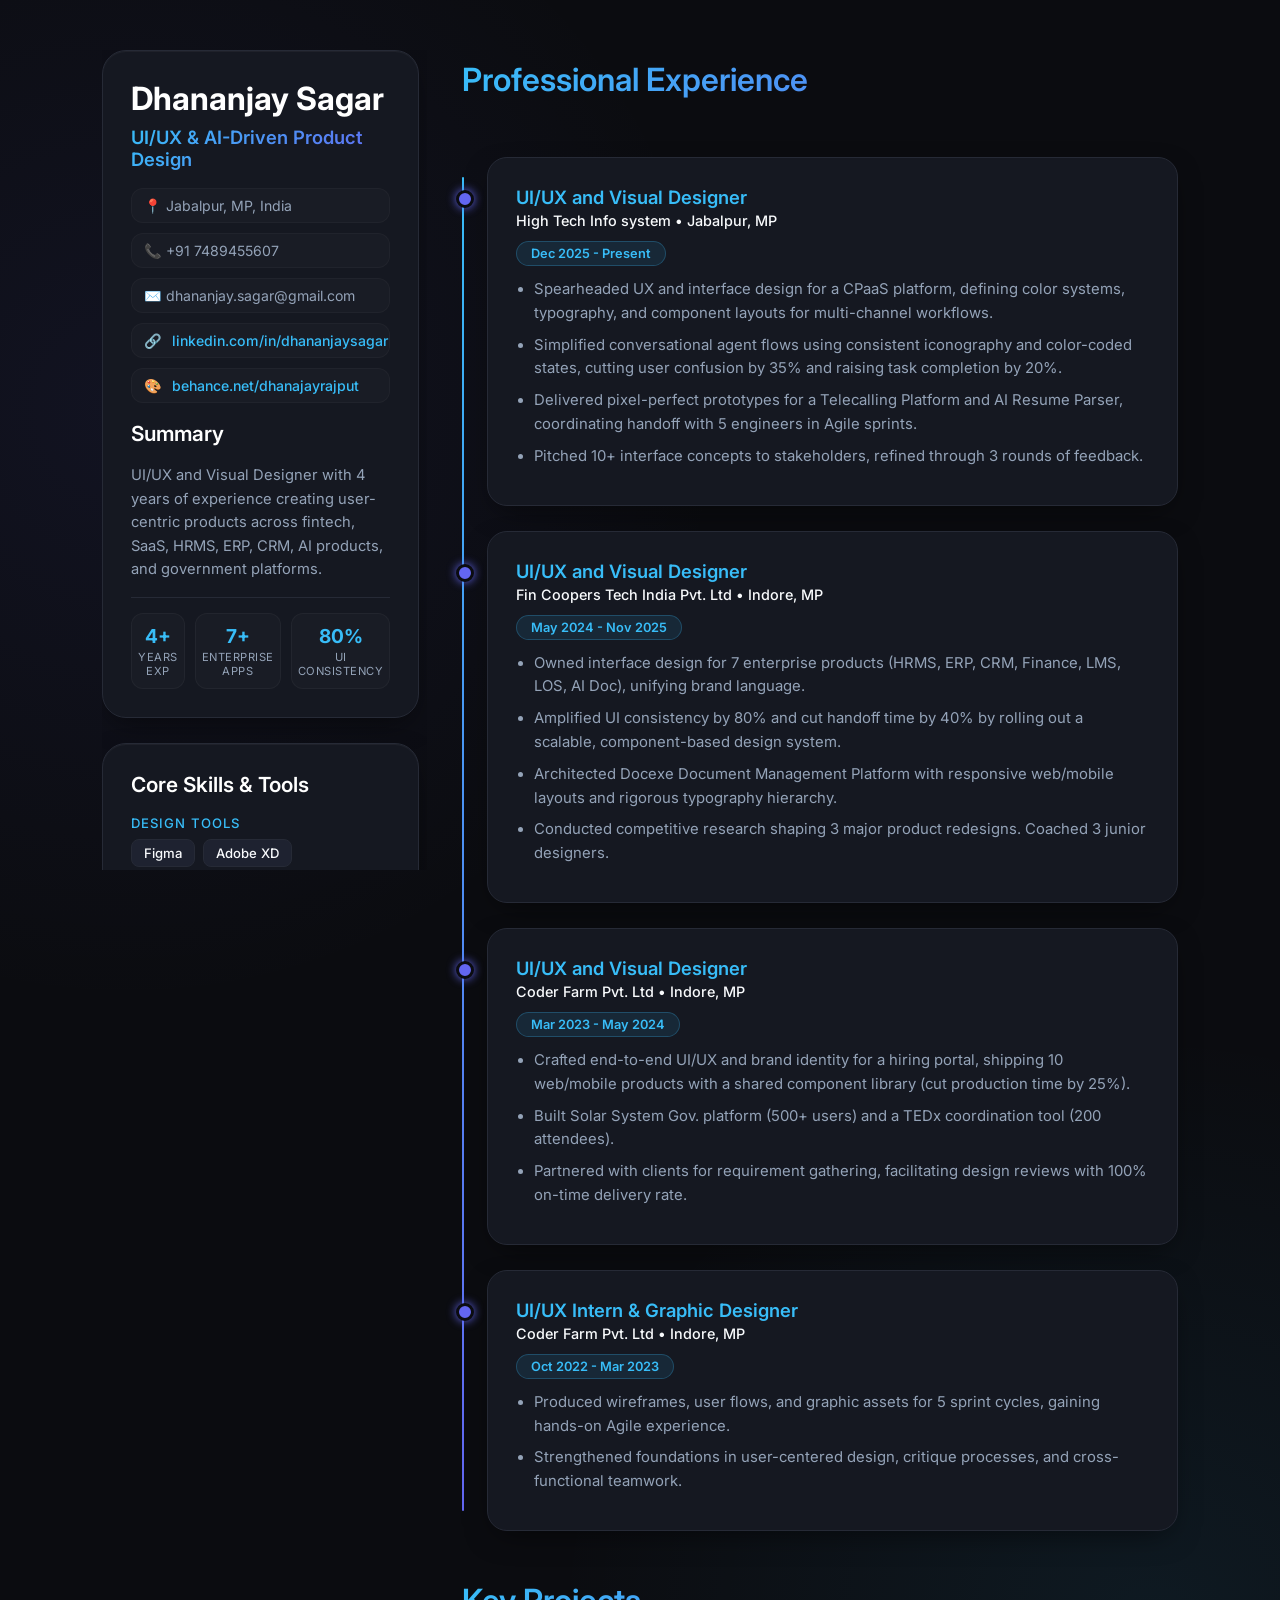
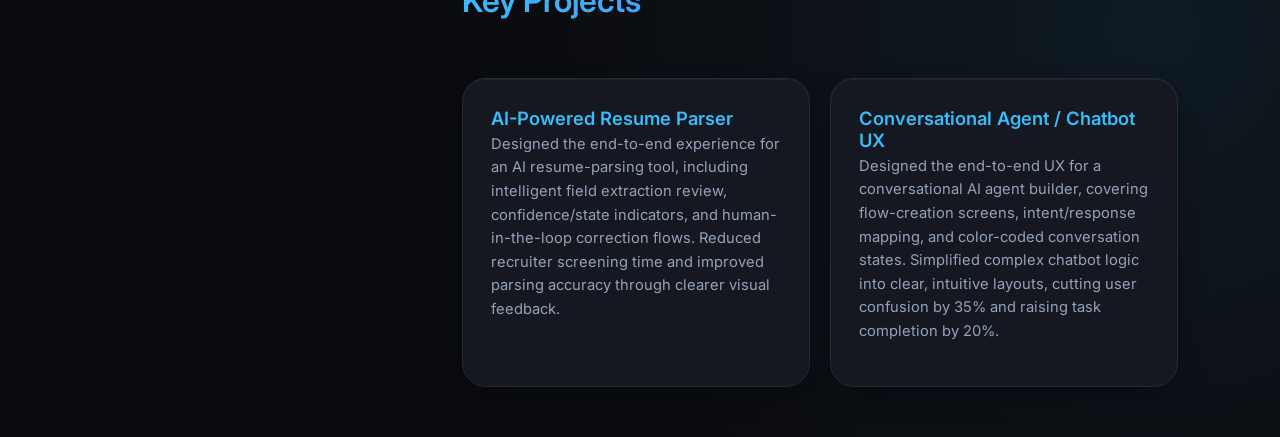
<file: resumeon.html>
<!DOCTYPE html>
<html lang="en">
<head>
    <meta charset="UTF-8">
    <meta name="viewport" content="width=device-width, initial-scale=1.0">
    <title>Dhananjay Sagar - UI/UX & AI Product Designer</title>
    <style>
        @import url('https://fonts.googleapis.com/css2?family=Inter:wght@300;400;500;600;700&display=swap');

        /* UNIVERSAL DARK THEME SYSTEM */
        :root {
            --bg-color: #0b0c10;
            --card-bg: #151821;
            --card-border: #262a36;
            --text-main: #f8fafc;
            --text-muted: #94a3b8;
            --accent-primary: #6366f1; /* Electric Indigo */
            --accent-secondary: #38bdf8; /* Sky Teal */
            --accent-gradient: linear-gradient(135deg, #38bdf8 0%, #6366f1 100%);
            --shadow-card: 0 10px 30px -10px rgba(0, 0, 0, 0.6);
            --shadow-glow: 0 0 25px rgba(99, 102, 241, 0.25);
        }

        * {
            margin: 0;
            padding: 0;
            box-sizing: border-box;
            font-family: 'Inter', sans-serif;
        }

        body {
            background-color: var(--bg-color);
            background-image: 
                radial-gradient(circle at 10% 20%, rgba(99, 102, 241, 0.08), transparent 30%),
                radial-gradient(circle at 90% 80%, rgba(56, 189, 248, 0.08), transparent 30%);
            color: var(--text-main);
            padding: 50px clamp(20px, 8vw, 120px); /* 120px Desktop Padding */
            min-height: 100vh;
            display: flex;
            justify-content: center;
        }

        .container {
            max-width: 1400px;
            width: 100%;
            display: grid;
            grid-template-columns: 1fr 2.2fr;
            gap: 35px;
            align-items: start;
        }

        /* STICKY LEFT COLUMN SETUP */
        .left-column {
            position: sticky;
            top: 40px;
            display: flex;
            flex-direction: column;
            gap: 25px;
            max-height: calc(100vh - 80px);
            overflow-y: auto;
            padding-right: 8px; /* Smooth inner scroll space */
        }

        /* Custom Scrollbar for Sticky Left Panel */
        .left-column::-webkit-scrollbar {
            width: 5px;
        }
        .left-column::-webkit-scrollbar-track {
            background: transparent;
        }
        .left-column::-webkit-scrollbar-thumb {
            background: var(--card-border);
            border-radius: 10px;
        }
        .left-column::-webkit-scrollbar-thumb:hover {
            background: var(--accent-primary);
        }

        /* 3D Glass Card Base */
        .card {
            background-color: var(--card-bg);
            border: 1px solid var(--card-border);
            border-radius: 24px;
            padding: 28px;
            box-shadow: var(--shadow-card), inset 0 1px 1px rgba(255,255,255,0.05);
            transform-style: preserve-3d;
            transition: transform 0.2s cubic-bezier(0.2, 0.8, 0.2, 1), border-color 0.3s ease, box-shadow 0.3s ease;
            position: relative;
            z-index: 1;
        }

        .card:hover {
            border-color: rgba(99, 102, 241, 0.5);
            box-shadow: var(--shadow-card), var(--shadow-glow);
            z-index: 10;
        }

        /* 3D Pop-out elements */
        .pop-out {
            transform: translateZ(30px);
            transition: transform 0.3s ease;
        }
        
        .pop-out-high {
            transform: translateZ(60px);
            transition: transform 0.3s ease;
        }

        /* Typography */
        h1 { font-size: clamp(1.8rem, 2.5vw, 2.3rem); font-weight: 700; margin-bottom: 8px; color: #fff; }
        h2 { font-size: 1.3rem; font-weight: 600; margin-bottom: 18px; color: #fff; display: flex; align-items: center; gap: 10px;}
        h3 { font-size: 1.15rem; font-weight: 600; color: var(--accent-secondary); margin-bottom: 4px; }
        h4 { font-size: 0.9rem; font-weight: 500; color: var(--text-main); margin-bottom: 12px; }
        
        p { color: var(--text-muted); line-height: 1.6; margin-bottom: 15px; font-size: 0.92rem; }
        
        /* Contact info pills */
        .contact-info { margin: 18px 0; display: flex; flex-direction: column; gap: 10px; }
        .contact-item { 
            display: flex; align-items: center; gap: 10px; font-size: 0.88rem; color: var(--text-muted); 
            background: rgba(255, 255, 255, 0.02); padding: 8px 12px; border-radius: 12px;
            border: 1px solid rgba(255, 255, 255, 0.03); transition: border-color 0.2s ease;
        }
        .contact-item:hover { border-color: var(--accent-secondary); }
        .contact-item a { color: var(--accent-secondary); text-decoration: none; font-weight: 500; }

        .date-badge {
            font-size: 0.8rem;
            font-weight: 600;
            color: var(--accent-secondary);
            background: rgba(56, 189, 248, 0.1);
            padding: 4px 14px;
            border-radius: 20px;
            border: 1px solid rgba(56, 189, 248, 0.25);
            display: inline-block;
            margin-bottom: 12px;
        }

        /* Metrics Bar */
        .metrics-bar {
            display: grid;
            grid-template-columns: repeat(3, 1fr);
            gap: 10px;
            margin-top: 15px;
            padding-top: 15px;
            border-top: 1px solid var(--card-border);
        }
        .metric-box {
            text-align: center;
            background: rgba(255, 255, 255, 0.02);
            padding: 10px 6px;
            border-radius: 12px;
            border: 1px solid rgba(255, 255, 255, 0.04);
        }
        .metric-num {
            font-size: 1.2rem; font-weight: 700; color: var(--accent-secondary);
        }
        .metric-label {
            font-size: 0.7rem; color: var(--text-muted); text-transform: uppercase; letter-spacing: 0.5px; margin-top: 2px;
        }

        /* Skills & Tags */
        .skills-grid { display: flex; flex-direction: column; gap: 16px; }
        .skill-category h4 { color: var(--accent-secondary); margin-bottom: 8px; font-size: 0.82rem; text-transform: uppercase; letter-spacing: 1px; }
        .tags { display: flex; flex-wrap: wrap; gap: 8px; }
        .tag {
            background: #1e2230;
            color: var(--text-main);
            padding: 5px 12px;
            border-radius: 8px;
            font-size: 0.82rem;
            font-weight: 500;
            border: 1px solid var(--card-border);
            transition: all 0.2s ease;
        }
        .tag:hover {
            border-color: var(--accent-primary);
            box-shadow: 0 0 10px rgba(99, 102, 241, 0.3);
            transform: translateY(-2px);
        }

        /* Right Column Setup */
        .right-column { display: flex; flex-direction: column; gap: 30px; }

        /* STEPPER TIMELINE FOR EXPERIENCE */
        .timeline-container {
            position: relative;
            display: flex;
            flex-direction: column;
            gap: 25px;
            padding-left: 25px;
        }
        .timeline-container::before {
            content: '';
            position: absolute;
            left: 0;
            top: 20px;
            bottom: 20px;
            width: 2px;
            background: linear-gradient(180deg, var(--accent-secondary) 0%, var(--accent-primary) 100%);
            border-radius: 2px;
        }

        .timeline-card {
            position: relative;
            background-color: var(--card-bg);
            border: 1px solid var(--card-border);
            border-radius: 20px;
            padding: 28px;
            box-shadow: var(--shadow-card);
            transform-style: preserve-3d;
            transition: transform 0.2s ease, border-color 0.3s ease;
        }
        .timeline-card::before {
            content: '';
            position: absolute;
            left: -32px;
            top: 32px;
            width: 12px;
            height: 12px;
            border-radius: 50%;
            background: var(--accent-primary);
            border: 3px solid var(--bg-color);
            box-shadow: 0 0 10px var(--accent-primary);
            transition: transform 0.3s ease, background 0.3s ease;
        }
        .timeline-card:hover::before {
            transform: scale(1.3);
            background: var(--accent-secondary);
            box-shadow: 0 0 15px var(--accent-secondary);
        }

        ul { margin-left: 18px; color: var(--text-muted); font-size: 0.93rem; line-height: 1.6; }
        li { margin-bottom: 8px; }

        .gradient-text {
            background: var(--accent-gradient);
            -webkit-background-clip: text;
            -webkit-text-fill-color: transparent;
        }

        /* Responsive Behavior */
        @media (max-width: 1024px) {
            body { padding: 40px 20px; }
            .container { grid-template-columns: 1fr; }
            .left-column { position: relative; top: 0; max-height: none; overflow-y: visible; padding-right: 0; }
        }
    </style>
</head>
<body>

    <div class="container">
        
        <!-- LEFT COLUMN (STICKY): Profile, Metrics, Skills, Education -->
        <div class="left-column">
            
            <!-- Profile Card -->
            <div class="card" data-tilt>
                <div class="pop-out-high">
                    <h1>Dhananjay Sagar</h1>
                    <h3 class="gradient-text">UI/UX & AI-Driven Product Design</h3>
                </div>
                
                <div class="contact-info pop-out">
                    <div class="contact-item">📍 Jabalpur, MP, India</div>
                    <div class="contact-item">📞 +91 7489455607</div>
                    <div class="contact-item">✉️ dhananjay.sagar@gmail.com</div>
                    <div class="contact-item">🔗 <a href="https://linkedin.com/in/dhananjaysagar" target="_blank">linkedin.com/in/dhananjaysagar</a></div>
                    <div class="contact-item">🎨 <a href="https://behance.net/dhanajayrajput" target="_blank">behance.net/dhanajayrajput</a></div>
                </div>

                <div class="pop-out">
                    <h2>Summary</h2>
                    <p>UI/UX and Visual Designer with 4 years of experience creating user-centric products across fintech, SaaS, HRMS, ERP, CRM, AI products, and government platforms.</p>
                </div>

                <!-- Glassmorphism Highlight Metrics -->
                <div class="metrics-bar pop-out">
                    <div class="metric-box">
                        <div class="metric-num">4+</div>
                        <div class="metric-label">Years Exp</div>
                    </div>
                    <div class="metric-box">
                        <div class="metric-num">7+</div>
                        <div class="metric-label">Enterprise Apps</div>
                    </div>
                    <div class="metric-box">
                        <div class="metric-num">80%</div>
                        <div class="metric-label">UI Consistency</div>
                    </div>
                </div>
            </div>

            <!-- Core Skills Card -->
            <div class="card" data-tilt>
                <h2 class="pop-out-high">Core Skills & Tools</h2>
                <div class="skills-grid pop-out">
                    <div class="skill-category">
                        <h4>Design Tools</h4>
                        <div class="tags">
                            <span class="tag">Figma</span><span class="tag">Adobe XD</span><span class="tag">Photoshop</span>
                            <span class="tag">Illustrator</span><span class="tag">InDesign</span><span class="tag">Sketch</span><span class="tag">Spline</span>
                        </div>
                    </div>
                    <div class="skill-category">
                        <h4>AI-Integrated Product Design</h4>
                        <div class="tags">
                            <span class="tag">Chatbot UX</span><span class="tag">Broadcast Messaging</span>
                            <span class="tag">AI Doc Parsing</span><span class="tag">Human-in-the-loop UX</span>
                            <span class="tag">AI State Indicators</span>
                        </div>
                    </div>
                    <div class="skill-category">
                        <h4>Visual Design & UX Strategy</h4>
                        <div class="tags">
                            <span class="tag">Design Systems</span><span class="tag">Typography</span><span class="tag">WCAG</span>
                            <span class="tag">Interaction Design</span><span class="tag">User Research</span><span class="tag">Wireframing</span>
                            <span class="tag">Journey Mapping</span><span class="tag">Heuristic Evaluation</span>
                        </div>
                    </div>
                </div>
            </div>

            <!-- Education Card -->
            <div class="card" data-tilt>
                <h2 class="pop-out-high">Education</h2>
                <div class="pop-out" style="margin-bottom: 15px;">
                    <h3>B.Com (Computer Applications)</h3>
                    <h4>Lal Bahadur Shastri College, Harda, MP</h4>
                    <span class="date-badge">2021</span>
                </div>
                <div class="pop-out">
                    <h3>12th Higher Secondary</h3>
                    <h4>Krishna Convent H.S. School, Gahal</h4>
                    <span class="date-badge">2019</span>
                </div>
            </div>

        </div>

        <!-- RIGHT COLUMN: Scrollable Experience Timeline & Projects -->
        <div class="right-column">
            
            <div style="padding: 10px 0;">
                <h2 style="font-size: 2rem;" class="gradient-text">Professional Experience</h2>
            </div>

            <!-- STEPPER CONNECTOR TIMELINE -->
            <div class="timeline-container">
                
                <!-- Experience Item 1 -->
                <div class="timeline-card card" data-tilt>
                    <div class="pop-out-high">
                        <h3>UI/UX and Visual Designer</h3>
                        <h4>High Tech Info system • Jabalpur, MP</h4>
                        <span class="date-badge">Dec 2025 - Present</span>
                    </div>
                    <div class="pop-out">
                        <ul>
                            <li>Spearheaded UX and interface design for a CPaaS platform, defining color systems, typography, and component layouts for multi-channel workflows.</li>
                            <li>Simplified conversational agent flows using consistent iconography and color-coded states, cutting user confusion by 35% and raising task completion by 20%.</li>
                            <li>Delivered pixel-perfect prototypes for a Telecalling Platform and AI Resume Parser, coordinating handoff with 5 engineers in Agile sprints.</li>
                            <li>Pitched 10+ interface concepts to stakeholders, refined through 3 rounds of feedback.</li>
                        </ul>
                    </div>
                </div>

                <!-- Experience Item 2 -->
                <div class="timeline-card card" data-tilt>
                    <div class="pop-out-high">
                        <h3>UI/UX and Visual Designer</h3>
                        <h4>Fin Coopers Tech India Pvt. Ltd • Indore, MP</h4>
                        <span class="date-badge">May 2024 - Nov 2025</span>
                    </div>
                    <div class="pop-out">
                        <ul>
                            <li>Owned interface design for 7 enterprise products (HRMS, ERP, CRM, Finance, LMS, LOS, AI Doc), unifying brand language.</li>
                            <li>Amplified UI consistency by 80% and cut handoff time by 40% by rolling out a scalable, component-based design system.</li>
                            <li>Architected Docexe Document Management Platform with responsive web/mobile layouts and rigorous typography hierarchy.</li>
                            <li>Conducted competitive research shaping 3 major product redesigns. Coached 3 junior designers.</li>
                        </ul>
                    </div>
                </div>

                <!-- Experience Item 3 -->
                <div class="timeline-card card" data-tilt>
                    <div class="pop-out-high">
                        <h3>UI/UX and Visual Designer</h3>
                        <h4>Coder Farm Pvt. Ltd • Indore, MP</h4>
                        <span class="date-badge">Mar 2023 - May 2024</span>
                    </div>
                    <div class="pop-out">
                        <ul>
                            <li>Crafted end-to-end UI/UX and brand identity for a hiring portal, shipping 10 web/mobile products with a shared component library (cut production time by 25%).</li>
                            <li>Built Solar System Gov. platform (500+ users) and a TEDx coordination tool (200 attendees).</li>
                            <li>Partnered with clients for requirement gathering, facilitating design reviews with 100% on-time delivery rate.</li>
                        </ul>
                    </div>
                </div>

                <!-- Experience Item 4 -->
                <div class="timeline-card card" data-tilt>
                    <div class="pop-out-high">
                        <h3>UI/UX Intern & Graphic Designer</h3>
                        <h4>Coder Farm Pvt. Ltd • Indore, MP</h4>
                        <span class="date-badge">Oct 2022 - Mar 2023</span>
                    </div>
                    <div class="pop-out">
                        <ul>
                            <li>Produced wireframes, user flows, and graphic assets for 5 sprint cycles, gaining hands-on Agile experience.</li>
                            <li>Strengthened foundations in user-centered design, critique processes, and cross-functional teamwork.</li>
                        </ul>
                    </div>
                </div>

            </div>

            <!-- Key Projects Section -->
            <div style="padding: 20px 0 10px 0;">
                <h2 style="font-size: 2rem;" class="gradient-text">Key Projects</h2>
            </div>

            <div style="display: grid; grid-template-columns: repeat(auto-fit, minmax(280px, 1fr)); gap: 20px;">
                
                <!-- Project 1 -->
                <div class="card" data-tilt>
                    <div class="pop-out-high">
                        <h3>AI-Powered Resume Parser</h3>
                    </div>
                    <div class="pop-out">
                        <p>Designed the end-to-end experience for an AI resume-parsing tool, including intelligent field extraction review, confidence/state indicators, and human-in-the-loop correction flows. Reduced recruiter screening time and improved parsing accuracy through clearer visual feedback.</p>
                    </div>
                </div>

                <!-- Project 2 -->
                <div class="card" data-tilt>
                    <div class="pop-out-high">
                        <h3>Conversational Agent / Chatbot UX</h3>
                    </div>
                    <div class="pop-out">
                        <p>Designed the end-to-end UX for a conversational AI agent builder, covering flow-creation screens, intent/response mapping, and color-coded conversation states. Simplified complex chatbot logic into clear, intuitive layouts, cutting user confusion by 35% and raising task completion by 20%.</p>
                    </div>
                </div>

            </div>

        </div>
    </div>

    <script>
        // Smooth 3D Tilt Effect
        const cards = document.querySelectorAll('.card');

        cards.forEach(card => {
            card.addEventListener('mousemove', (e) => {
                if (!card.hasAttribute('data-tilt')) return;

                const rect = card.getBoundingClientRect();
                const x = e.clientX - rect.left;
                const y = e.clientY - rect.top;
                
                const centerX = rect.width / 2;
                const centerY = rect.height / 2;
                
                const rotateX = ((y - centerY) / centerY) * -10; 
                const rotateY = ((x - centerX) / centerX) * 10;
                
                card.style.transform = `perspective(1200px) rotateX(${rotateX}deg) rotateY(${rotateY}deg) scale3d(1.01, 1.01, 1.01)`;
            });

            card.addEventListener('mouseleave', () => {
                if (!card.hasAttribute('data-tilt')) return;
                card.style.transform = 'perspective(1200px) rotateX(0deg) rotateY(0deg) scale3d(1, 1, 1)';
            });
        });
    </script>
</body>
</html>
</file>
<file: css/main.css>
/* =========================================
   RESET & BASE
   ========================================= */
* {
  margin: 0;
  padding: 0;
  box-sizing: border-box;
}

body,
a,
button {
  cursor: none !important;
}

body.coarse-pointer,
body.coarse-pointer a,
body.coarse-pointer button {
  cursor: auto !important;
}

body.coarse-pointer .custom-cursor {
  display: none !important;
}

body {
  font-family: "Inter", sans-serif;
  background-color: #0a0a0a;
  color: #f1f1f1;
  overflow-x: hidden;
}

html {
  scroll-behavior: smooth;
}

/* =========================================
   CUSTOM CURSOR
   ========================================= */
.custom-cursor {
  position: fixed;
  top: 0;
  left: 0;
  width: 35px;
  height: 35px;
  border: 1px solid rgba(255, 255, 255, 0.6);
  border-radius: 50%;
  transform: translate(-50%, -50%);
  pointer-events: none;
  z-index: 9999;
  transition: width 0.2s ease, height 0.2s ease, background-color 0.2s ease;
}

.custom-cursor.hover-state {
  width: 50px;
  height: 50px;
  background-color: rgba(255, 255, 255, 0.1);
}

/* =========================================
   CANVAS BACKGROUNDS
   ========================================= */
.bg-canvas,
.trail-canvas {
  position: fixed;
  top: 0;
  left: 0;
  width: 100vw;
  height: 100vh;
  pointer-events: none;
}

.bg-canvas {
  z-index: 0;
}

.trail-canvas {
  z-index: 1;
}

body.case-study-open .trail-canvas {
  z-index: 1500 !important;
  mix-blend-mode: normal;
}

/* =========================================
   NAVBAR
   ========================================= */
.site-nav {
  position: fixed;
  top: 0;
  width: 100%;
  display: flex;
  justify-content: center;
  align-items: center;
  padding: 20px 5%;
  z-index: 100;
  background: linear-gradient(to bottom, rgba(10, 10, 10, 0.9), transparent);
  pointer-events: none;
}

.nav-profile {
  display: flex;
  align-items: center;
  gap: 12px;
  font-size: 0.9rem;
  font-weight: 500;
  background: #1a1a1a;
  padding: 5px 15px 5px 5px;
  border-radius: 30px;
  border: 1px solid #333;
  pointer-events: auto;
}

.nav-profile img {
  width: 32px;
  height: 32px;
  border-radius: 50%;
  object-fit: cover;
}

.nav-profile .dot {
  width: 8px;
  height: 8px;
  background-color: #4caf50;
  border-radius: 50%;
  display: inline-block;
  margin-left: 5px;
}

/* =========================================
   CORNER ACTIONS
   ========================================= */
.corner-actions {
  position: fixed;
  right: 28px;
  bottom: 28px;
  z-index: 100;
  display: flex;
  flex-direction: column;
  gap: 12px;
}

.corner-btn {
  width: 52px;
  height: 52px;
  border-radius: 50%;
  display: flex;
  align-items: center;
  justify-content: center;
  background: #1a1a1a;
  border: 1px solid #333;
  color: #f1f1f1;
  text-decoration: none;
  box-shadow: 0 10px 30px rgba(0, 0, 0, 0.45);
  transition: transform 0.25s ease, background 0.25s ease, border-color 0.25s ease, color 0.25s ease;
}

.corner-btn:hover {
  transform: translateY(-3px) scale(1.05);
  background: #f1f1f1;
  color: #0a0a0a;
  border-color: #f1f1f1;
}

/* =========================================
   SCROLL TRACK
   ========================================= */
#scrollTrack {
  position: relative;
  width: 100%;
  z-index: 10;
}

/* =========================================
   1. HERO
   ========================================= */
.hero-section {
  height: 100vh;
  padding: 0 5%;
  display: flex;
  justify-content: space-between;
  align-items: center;
  position: relative;
  pointer-events: none;
}

.hero-left,
.hero-right {
  pointer-events: auto;
}

.hero-left {
  margin-top: -10vh;
}

.hero-right {
  text-align: right;
  margin-top: 15vh;
}

.huge-text {
  font-family: "Oswald", sans-serif;
  font-size: 9vw;
  line-height: 0.9;
  letter-spacing: -2px;
  margin: 0;
  text-transform: uppercase;
  color: #ffffff;
}

.subtitle {
  font-size: 1.2rem;
  font-weight: 500;
  color: #888;
  text-transform: uppercase;
  letter-spacing: 1px;
  margin-bottom: -10px;
}

.desc {
  font-size: 1.1rem;
  color: #a0a0a0;
  line-height: 1.6;
  max-width: 300px;
  margin-top: 10px;
  margin-left: auto;
}

/* =========================================
   2. PROCESS
   ========================================= */
.process-scroll-container {
  height: 500vh;
  position: relative;
}

.process-sticky {
  position: sticky;
  top: 0;
  height: 100vh;
  display: flex;
  align-items: center;
  padding: 0 8%;
  pointer-events: none;
}

.process-content-left {
  width: 45%;
  pointer-events: auto;
}

.section-title {
  font-size: 2.5rem;
  margin-bottom: 40px;
  font-weight: 600;
  letter-spacing: -1px;
}

.process-list {
  display: flex;
  flex-direction: column;
  gap: 15px;
}

.process-item {
  background: #111;
  border: 1px solid #222;
  border-radius: 20px;
  padding: 20px 30px;
  transition: all 0.4s cubic-bezier(0.4, 0, 0.2, 1);
  opacity: 0.4;
  transform: scale(0.98);
}

.process-item.active {
  background: #1a1a1a;
  border-color: #444;
  opacity: 1;
  transform: scale(1);
  box-shadow: 0 10px 30px rgba(0, 0, 0, 0.5);
}

.process-header {
  display: flex;
  flex-direction: column;
}

.process-title {
  font-size: 1.5rem;
  font-weight: 600;
  color: #fff;
  margin-bottom: 5px;
}

.process-subtitle {
  font-size: 0.9rem;
  color: #777;
  transition: color 0.3s;
}

.process-item.active .process-subtitle {
  color: #a0a0a0;
}

.process-body {
  max-height: 0;
  overflow: hidden;
  opacity: 0;
  transition: all 0.4s ease;
  font-size: 1rem;
  color: #d1d1d1;
  line-height: 1.6;
  margin-top: 0;
}

.process-item.active .process-body {
  max-height: 200px;
  opacity: 1;
  margin-top: 15px;
}

/* =========================================
   3. PROJECT CARD (floating visual only)
   ========================================= */
.sticky-visual-container {
  position: fixed;
  top: 0;
  left: 0;
  width: 100%;
  height: 100vh;
  z-index: 5;
  pointer-events: none;
  perspective: 1500px;
  transition: opacity 0.35s ease, visibility 0.35s ease;
}

.card-wrapper {
  position: absolute;
  top: 50%;
  left: 50%;
  transform: translate(-50%, -50%);
  width: 400px;
  height: 520px;
  will-change: transform, left, width, height;
}

.card-3d {
  width: 100%;
  height: 100%;
  position: relative;
  transform-style: preserve-3d;
  will-change: transform;
}

.card-face {
  position: absolute;
  width: 100%;
  height: 100%;
  backface-visibility: hidden;
  border-radius: 24px;
  overflow: hidden;
  box-shadow: 0 30px 60px rgba(0, 0, 0, 0.6);
  background: #111;
}

.card-face img {
  width: 100%;
  height: 100%;
  object-fit: cover;
  filter: brightness(0.7);
}

.card-back {
  transform: rotateY(180deg);
}

.project-ui {
  opacity: 0;
}

.inner-shadow {
  position: absolute;
  top: 0;
  left: 0;
  right: 0;
  bottom: 0;
  border-radius: 24px;
  box-shadow: inset 0 0 80px rgba(0, 0, 0, 0.9), inset 0 0 20px rgba(0, 0, 0, 0.6);
  pointer-events: none;
  transform: translateZ(1px);
}

.project-content {
  position: absolute;
  bottom: 0;
  left: 0;
  width: 100%;
  padding: 40px;
  box-sizing: border-box;
  display: flex;
  flex-direction: column;
  align-items: flex-start;
  transform: translateZ(80px);
  pointer-events: none;
}

.project-title {
  color: white;
  font-size: 2.2rem;
  font-weight: 700;
  margin: 0 0 10px 0;
  line-height: 1.2;
  text-shadow: 0 10px 20px rgba(0, 0, 0, 0.9);
}

.project-desc {
  color: rgba(255, 255, 255, 0.9);
  font-size: 1.1rem;
  margin: 0;
  max-width: 600px;
  line-height: 1.5;
  text-shadow: 0 4px 10px rgba(0, 0, 0, 0.8);
}

/* =========================================
   4. TOOLS / DESIGN ARSENAL
   ========================================= */
.tools-section {
  position: relative;
  z-index: 20;
  background-color: #050505;
  width: 100%;
  height: 100vh;
  height: 100dvh;
  max-height: 100vh;
  max-height: 100dvh;
  overflow: hidden;
}

#canvas-container {
  width: 100%;
  height: 100%;
  position: relative;
  background-color: #0a0a0a;
  overflow: hidden;
  touch-action: manipulation;
}

#canvas-container canvas {
  display: block;
  position: absolute;
  inset: 0;
  width: 100% !important;
  height: 100% !important;
  max-width: 100%;
  max-height: 100%;
  touch-action: manipulation;
}

.tools-header {
  position: absolute;
  top: 100px;
  width: 100%;
  text-align: center;
  color: #ffffff;
  font-size: 36px;
  font-weight: 800;
  letter-spacing: -0.5px;
  pointer-events: none;
  z-index: 10;
  text-shadow: 0 4px 15px rgba(0, 0, 0, 0.8);
}

.tools-instruction {
  position: absolute;
  bottom: 25px;
  width: 100%;
  text-align: center;
  color: rgba(255, 255, 255, 0.5);
  font-size: 14px;
  font-weight: 600;
  pointer-events: none;
  z-index: 10;
  text-transform: uppercase;
  letter-spacing: 2px;
}

/* =========================================
   5. PROJECT SHOWCASE (STACKED CARDS)
   ========================================= */
.showcase-section {
  position: relative;
  z-index: 20;
  width: 100%;
  height: 400vh;
  background-color: #050507;
}

.showcase-sticky {
  position: sticky;
  top: 0;
  height: 100vh;
  width: 100%;
  overflow: hidden;
  font-family: "Plus Jakarta Sans", sans-serif;
  color: #ffffff;
}

.showcase-wrapper {
  width: 100%;
  height: 100%;
  padding: 100px 32px 32px;
  display: flex;
  align-items: center;
  justify-content: center;
  position: relative;
  transition: opacity 0.5s ease, transform 0.5s ease;
}

.showcase-wrapper.hidden {
  opacity: 0;
  transform: scale(0.95);
  pointer-events: none;
}

.project-stack {
  position: relative;
  width: 100%;
  max-width: 1280px;
  height: 100%;
  perspective: 1000px;
}

.project-frame {
  position: absolute;
  top: 0;
  left: 0;
  width: 100%;
  height: 100%;
  background: #111216;
  border: 1px solid rgba(255, 255, 255, 0.12);
  border-radius: 28px;
  padding: 36px;
  display: flex;
  flex-direction: column;
  justify-content: space-between;
  color: #ffffff;
  box-shadow: 0 30px 60px rgba(0, 0, 0, 0.8), inset 0 1px 0 rgba(255, 255, 255, 0.1);
  transition: transform 0.8s cubic-bezier(0.16, 1, 0.3, 1), opacity 0.6s ease, filter 0.8s ease;
  transform-origin: center top;
  cursor: pointer;
  will-change: transform, opacity;
}

.project-frame.active {
  z-index: 10;
  transform: translateY(0) scale(1);
  opacity: 1;
  filter: blur(0px);
}

.project-frame.next-in-line {
  z-index: 20;
  transform: translateY(100vh) scale(1);
  opacity: 1;
}

.project-frame.stacked-1 {
  z-index: 9;
  transform: translateY(-24px) scale(0.96);
  opacity: 0.85;
  filter: blur(1px);
}

.project-frame.stacked-2 {
  z-index: 8;
  transform: translateY(-48px) scale(0.92);
  opacity: 0.5;
  filter: blur(2px);
}

.project-frame.stacked-hidden {
  z-index: 1;
  transform: translateY(-72px) scale(0.88);
  opacity: 0;
  pointer-events: none;
}

.frame-navbar {
  display: flex;
  align-items: center;
  justify-content: space-between;
  z-index: 2;
}

.brand-logo {
  font-size: 0.95rem;
  font-weight: 700;
  letter-spacing: 2px;
  text-transform: uppercase;
  color: rgba(255, 255, 255, 0.7);
  display: flex;
  align-items: center;
  gap: 12px;
}

.brand-logo .index {
  color: #ffffff;
  background: rgba(255, 255, 255, 0.1);
  padding: 4px 10px;
  border-radius: 6px;
  font-size: 0.8rem;
}

.btn-project-action {
  background-color: #ffffff;
  color: #000000;
  border: none;
  padding: 12px 26px;
  border-radius: 50px;
  font-size: 0.85rem;
  font-weight: 700;
  font-family: inherit;
  display: flex;
  align-items: center;
  gap: 12px;
  cursor: pointer;
  transition: all 0.3s cubic-bezier(0.16, 1, 0.3, 1);
}

.btn-project-action:hover {
  transform: translateY(-2px);
  background-color: #f0f0f0;
  box-shadow: 0 10px 20px rgba(255, 255, 255, 0.15);
}

.btn-icon {
  width: 22px;
  height: 22px;
  background: #000000;
  color: #ffffff;
  border-radius: 50%;
  display: flex;
  align-items: center;
  justify-content: center;
  font-size: 0.75rem;
  font-weight: 800;
}

.hero-banner {
  position: relative;
  width: 100%;
  flex: 1;
  margin-top: 24px;
  border-radius: 20px;
  overflow: hidden;
  background: #000000;
  border: 1px solid rgba(255, 255, 255, 0.08);
}

.hero-banner img {
  width: 100%;
  height: 100%;
  object-fit: cover;
  opacity: 0.75;
}

.overlay-gradient {
  position: absolute;
  top: 0;
  left: 0;
  width: 100%;
  height: 100%;
  background: linear-gradient(
    180deg,
    rgba(17, 18, 22, 0.2) 0%,
    rgba(17, 18, 22, 0.6) 60%,
    rgba(17, 18, 22, 0.95) 100%
  );
  pointer-events: none;
}

.showcase-project-details {
  position: absolute;
  bottom: 40px;
  left: 40px;
  z-index: 5;
  pointer-events: none;
}

.showcase-project-tag {
  font-size: 0.8rem;
  font-weight: 700;
  text-transform: uppercase;
  letter-spacing: 2px;
  color: rgba(255, 255, 255, 0.6);
  margin-bottom: 12px;
  display: flex;
  align-items: center;
  gap: 8px;
}

.showcase-project-tag::before {
  content: "";
  width: 6px;
  height: 6px;
  background: #ffffff;
  border-radius: 50%;
}

.hero-headline {
  font-family: "Oswald", sans-serif;
  font-size: clamp(2rem, 4.2vw, 4.2rem);
  font-weight: 600;
  line-height: 1.05;
  letter-spacing: 0.5px;
  text-transform: uppercase;
  color: #ffffff;
}

.section-indicator {
  position: absolute;
  right: 32px;
  top: 50%;
  transform: translateY(-50%);
  display: flex;
  flex-direction: column;
  gap: 16px;
  z-index: 50;
  transition: opacity 0.3s ease;
}

.section-indicator.hidden {
  opacity: 0;
  pointer-events: none;
}

.showcase-dot {
  width: 8px;
  height: 8px;
  border-radius: 50%;
  background: rgba(255, 255, 255, 0.2);
  transition: all 0.4s ease;
  cursor: pointer;
}

.showcase-dot.active {
  background: #ffffff;
  transform: scale(1.8);
}

.case-study-page {
  position: fixed;
  inset: 0;
  width: 100%;
  height: 100%;
  background-color: #050507;
  z-index: 1000;
  display: flex;
  flex-direction: column;
  opacity: 0;
  visibility: hidden;
  pointer-events: none;
  transition: opacity 0.4s ease, visibility 0.4s ease;
}

.case-study-page.active {
  opacity: 1;
  visibility: visible;
  pointer-events: auto;
}

body.case-study-open {
  overflow: hidden;
}

body.case-study-open .site-nav,
body.case-study-open .sticky-visual-container,
body.case-study-open .corner-actions {
  opacity: 0;
  pointer-events: none;
}

body.case-study-open .custom-cursor {
  opacity: 1;
  pointer-events: none;
  z-index: 2000;
}

.case-study-header {
  position: sticky;
  top: 0;
  z-index: 2;
  display: flex;
  align-items: center;
  gap: 16px;
  padding: 20px 32px;
  background: linear-gradient(to bottom, rgba(5, 5, 7, 0.95), rgba(5, 5, 7, 0.75), transparent);
}

.btn-floating-arrow {
  flex-shrink: 0;
  width: 52px;
  height: 52px;
  border-radius: 50%;
  background: rgba(17, 18, 22, 0.85);
  backdrop-filter: blur(12px);
  border: 1px solid rgba(255, 255, 255, 0.15);
  color: #ffffff;
  display: flex;
  align-items: center;
  justify-content: center;
  font-size: 1.2rem;
  cursor: pointer;
  transition: all 0.3s cubic-bezier(0.16, 1, 0.3, 1);
  box-shadow: 0 10px 30px rgba(0, 0, 0, 0.5);
}

.btn-floating-arrow:hover {
  background: #ffffff;
  color: #000000;
  transform: scale(1.08);
}

.case-study-heading {
  font-family: "Plus Jakarta Sans", sans-serif;
  font-size: 0.95rem;
  font-weight: 600;
  letter-spacing: 1px;
  text-transform: uppercase;
  color: rgba(255, 255, 255, 0.7);
}

.case-study-scroll {
  flex: 1;
  overflow-y: auto;
  overscroll-behavior: contain;
  -webkit-overflow-scrolling: touch;
}

.case-study-content {
  width: 100%;
  max-width: 1200px;
  margin: 0 auto;
  padding: 0 0 80px;
  display: flex;
  flex-direction: column;
}

.case-study-screen {
  width: 100%;
  margin: 0;
  padding: 0;
  display: block;
  line-height: 0;
}

.case-study-screen img {
  width: 100%;
  height: auto;
  display: block;
  margin: 0;
  padding: 0;
  border: none;
}

.resume-page {
  position: fixed;
  inset: 0;
  width: 100%;
  height: 100%;
  background-color: #050507;
  z-index: 1100;
  display: flex;
  flex-direction: column;
  opacity: 0;
  visibility: hidden;
  pointer-events: none;
  transition: opacity 0.4s ease, visibility 0.4s ease;
}

.resume-page.active {
  opacity: 1;
  visibility: visible;
  pointer-events: auto;
}

body.resume-open {
  overflow: hidden;
}

body.resume-open .site-nav,
body.resume-open .sticky-visual-container,
body.resume-open .corner-actions {
  opacity: 0;
  pointer-events: none;
}

.resume-frame {
  flex: 1;
  width: 100%;
  border: none;
  background: #ffffff;
}

/* =========================================
   6. FOOTER
   ========================================= */
.ux-footer {
  position: relative;
  z-index: 20;
  background-color: #050507;
  color: #ffffff;
  padding: 100px 32px 40px;
  overflow: hidden;
  border-top: 1px solid rgba(255, 255, 255, 0.08);
  font-family: "Plus Jakarta Sans", sans-serif;
}

.footer-glow {
  position: absolute;
  bottom: -200px;
  left: 50%;
  transform: translateX(-50%);
  width: 600px;
  height: 400px;
  background: radial-gradient(circle, rgba(255, 255, 255, 0.06) 0%, rgba(0, 0, 0, 0) 70%);
  pointer-events: none;
  z-index: 0;
}

.footer-container {
  max-width: 1200px;
  margin: 0 auto;
  position: relative;
  z-index: 1;
}

.footer-top {
  display: flex;
  justify-content: space-between;
  align-items: flex-end;
  gap: 40px;
  margin-bottom: 64px;
  flex-wrap: wrap;
}

.status-badge {
  display: inline-flex;
  align-items: center;
  gap: 8px;
  background: rgba(255, 255, 255, 0.05);
  border: 1px solid rgba(255, 255, 255, 0.12);
  padding: 6px 14px;
  border-radius: 20px;
  font-size: 0.8rem;
  font-weight: 600;
  color: rgba(255, 255, 255, 0.8);
  margin-bottom: 20px;
}

.status-dot {
  width: 8px;
  height: 8px;
  background-color: #10b981;
  border-radius: 50%;
  box-shadow: 0 0 10px #10b981;
}

.footer-heading {
  font-family: "Oswald", sans-serif;
  font-size: clamp(2rem, 5vw, 4rem);
  line-height: 1.1;
  font-weight: 600;
  text-transform: uppercase;
  letter-spacing: 0.5px;
  color: #ffffff;
}

.btn-footer-cta {
  display: inline-flex;
  align-items: center;
  gap: 16px;
  background: #ffffff;
  color: #000000;
  padding: 18px 36px;
  border-radius: 100px;
  font-weight: 700;
  font-size: 1rem;
  text-decoration: none;
  transition: transform 0.4s cubic-bezier(0.16, 1, 0.3, 1), background 0.4s ease,
    box-shadow 0.4s ease;
  box-shadow: 0 10px 30px rgba(255, 255, 255, 0.1);
}

.btn-footer-cta:hover {
  transform: translateY(-4px) scale(1.02);
  background: #f0f0f0;
  box-shadow: 0 20px 40px rgba(255, 255, 255, 0.2);
}

.cta-icon {
  font-size: 1.2rem;
  transition: transform 0.3s ease;
}

.btn-footer-cta:hover .cta-icon {
  transform: translate(3px, -3px);
}

.footer-divider {
  width: 100%;
  height: 1px;
  background: linear-gradient(
    90deg,
    rgba(255, 255, 255, 0) 0%,
    rgba(255, 255, 255, 0.12) 50%,
    rgba(255, 255, 255, 0) 100%
  );
  margin-bottom: 64px;
}

.footer-middle {
  display: flex;
  justify-content: space-between;
  gap: 60px;
  margin-bottom: 80px;
  flex-wrap: wrap;
}

.footer-brand {
  max-width: 380px;
}

.footer-logo {
  font-size: 1.2rem;
  font-weight: 800;
  letter-spacing: 2px;
  color: #ffffff;
  margin-bottom: 12px;
}

.footer-logo span {
  color: rgba(255, 255, 255, 0.4);
}

.brand-sub {
  color: rgba(255, 255, 255, 0.5);
  font-size: 0.9rem;
  line-height: 1.6;
}

.footer-links-grid {
  display: flex;
  gap: 80px;
}

.link-column {
  display: flex;
  flex-direction: column;
  gap: 14px;
}

.link-column h4 {
  font-size: 0.85rem;
  font-weight: 600;
  text-transform: uppercase;
  letter-spacing: 1.5px;
  color: rgba(255, 255, 255, 0.4);
  margin-bottom: 6px;
}

.link-column a {
  color: rgba(255, 255, 255, 0.75);
  text-decoration: none;
  font-size: 0.95rem;
  font-weight: 500;
  transition: color 0.3s ease;
}

.link-column a:hover {
  color: #ffffff;
}

.link-arrow {
  font-size: 0.85em;
  opacity: 0.6;
}

.footer-bottom {
  display: flex;
  justify-content: space-between;
  align-items: center;
  border-top: 1px solid rgba(255, 255, 255, 0.06);
  padding-top: 32px;
  flex-wrap: wrap;
  gap: 20px;
}

.copyright {
  font-size: 0.85rem;
  color: rgba(255, 255, 255, 0.4);
}

.btn-back-to-top {
  background: transparent;
  border: 1px solid rgba(255, 255, 255, 0.15);
  color: rgba(255, 255, 255, 0.8);
  padding: 8px 18px;
  border-radius: 30px;
  font-size: 0.85rem;
  font-weight: 600;
  font-family: inherit;
  cursor: pointer;
  display: flex;
  align-items: center;
  gap: 8px;
  transition: background 0.3s ease, color 0.3s ease, border-color 0.3s ease,
    transform 0.3s cubic-bezier(0.16, 1, 0.3, 1), box-shadow 0.3s ease;
}

.btn-back-to-top .arrow {
  transition: transform 0.3s cubic-bezier(0.16, 1, 0.3, 1);
}

.btn-back-to-top:hover,
.btn-back-to-top:focus-visible {
  background: #ffffff;
  color: #0a0a0a;
  border-color: #ffffff;
  transform: translateY(-3px);
  box-shadow: 0 12px 28px rgba(255, 255, 255, 0.18);
  outline: none;
}

.btn-back-to-top:hover .arrow,
.btn-back-to-top:focus-visible .arrow {
  transform: translateY(-3px);
}

/* =========================================
   RESPONSIVE
   ========================================= */
@media (pointer: coarse), (hover: none) {
  body,
  a,
  button {
    cursor: auto !important;
  }

  .custom-cursor {
    display: none !important;
  }

  body.coarse-pointer,
  body.coarse-pointer a,
  body.coarse-pointer button {
    cursor: auto !important;
  }

  .btn-footer-cta:hover {
    transform: none;
    background: #ffffff;
    box-shadow: 0 10px 30px rgba(255, 255, 255, 0.1);
  }

  .btn-footer-cta:hover .cta-icon {
    transform: none;
  }

  .btn-back-to-top:hover {
    background: transparent;
    color: rgba(255, 255, 255, 0.8);
    border-color: rgba(255, 255, 255, 0.15);
    transform: none;
    box-shadow: none;
  }

  .btn-back-to-top:hover .arrow {
    transform: none;
  }
}

@media (max-width: 900px) {
  .hero-section {
    flex-direction: column;
    justify-content: flex-end;
    gap: 1.5rem;
    text-align: center;
    padding: 120px 5% 8vh;
  }

  .hero-left,
  .hero-right {
    margin-top: 0;
    text-align: center;
  }

  .subtitle {
    font-size: 1rem;
    margin-bottom: 4px;
  }

  .desc {
    margin-left: auto;
    margin-right: auto;
    font-size: 1rem;
  }

  .huge-text {
    font-size: 16vw;
    letter-spacing: -1px;
  }

  .process-content-left {
    width: 100%;
  }

  .process-sticky {
    padding: 80px 5% 40px;
    align-items: flex-start;
    overflow-y: auto;
    -webkit-overflow-scrolling: touch;
  }

  .section-title {
    font-size: 2rem;
    margin-bottom: 28px;
  }

  .process-item {
    padding: 16px 20px;
    border-radius: 16px;
  }

  .process-title {
    font-size: 1.25rem;
  }

  /* Card sits near the top so the hero copy can sit below it */
  .card-wrapper {
    top: 92px;
    transform: translate(-50%, 0);
    width: 300px;
    height: 390px;
  }

  .card-face {
    border-radius: 18px;
  }

  .tools-section {
    height: 100svh;
    max-height: 100svh;
  }

  .tools-header {
    font-size: 24px;
    top: max(64px, env(safe-area-inset-top, 0px) + 48px);
    padding: 0 16px;
  }

  .tools-instruction {
    font-size: 12px;
    letter-spacing: 1.5px;
    bottom: max(64px, env(safe-area-inset-bottom, 0px) + 56px);
    padding: 0 16px;
  }

  .project-title {
    font-size: 1.25rem;
  }

  .project-desc {
    font-size: 0.95rem;
  }

  .project-content {
    padding: 20px;
  }

  .showcase-wrapper {
    padding: 88px 16px 72px;
  }

  .project-frame {
    padding: 16px;
    border-radius: 20px;
  }

  .frame-navbar {
    flex-direction: column;
    align-items: flex-start;
    gap: 14px;
  }

  .brand-logo {
    font-size: 0.8rem;
    letter-spacing: 1.5px;
    flex-wrap: wrap;
  }

  .btn-project-action {
    padding: 10px 20px;
    font-size: 0.8rem;
  }

  .hero-banner {
    margin-top: 16px;
    border-radius: 14px;
  }

  .showcase-project-details {
    bottom: 16px;
    left: 16px;
    right: 16px;
  }

  .hero-headline {
    font-size: clamp(1.5rem, 6vw, 2.4rem);
  }

  .section-indicator {
    right: auto;
    left: 50%;
    top: auto;
    bottom: 28px;
    transform: translateX(-50%);
    flex-direction: row;
    gap: 12px;
  }

  .corner-actions {
    right: 16px;
    bottom: 16px;
  }

  .corner-btn {
    width: 48px;
    height: 48px;
  }

  .case-study-header {
    padding: 16px 20px;
  }

  .btn-floating-arrow {
    width: 44px;
    height: 44px;
    font-size: 1.1rem;
  }

  .case-study-heading {
    font-size: 0.85rem;
  }

  .ux-footer {
    padding: 72px 20px 32px;
  }

  .footer-top {
    flex-direction: column;
    align-items: flex-start;
    gap: 28px;
    margin-bottom: 44px;
  }

  .btn-footer-cta {
    width: 100%;
    justify-content: center;
    padding: 16px 28px;
  }

  .footer-divider {
    margin-bottom: 44px;
  }

  .footer-middle {
    flex-direction: column;
    gap: 40px;
    margin-bottom: 48px;
  }

  .footer-brand {
    max-width: none;
  }

  .footer-links-grid {
    gap: 40px;
  }

  .footer-bottom {
    padding-top: 24px;
  }
}

@media (max-width: 600px) {
  .nav-profile {
    gap: 8px;
    font-size: 0.8rem;
    padding: 4px 12px 4px 4px;
  }

  .nav-profile img {
    width: 28px;
    height: 28px;
  }

  .hero-section {
    gap: 0.75rem;
    padding: 104px 4% 6vh;
  }

  .huge-text {
    font-size: 17vw;
  }

  .subtitle {
    font-size: 0.85rem;
  }

  .desc {
    font-size: 0.95rem;
    max-width: 260px;
  }

  .process-sticky {
    padding: 72px 4% 32px;
  }

  .section-title {
    font-size: 1.65rem;
    margin-bottom: 20px;
  }

  .process-item {
    padding: 14px 16px;
    border-radius: 14px;
  }

  .process-title {
    font-size: 1.1rem;
  }

  .process-subtitle {
    font-size: 0.8rem;
  }

  .process-body {
    font-size: 0.9rem;
  }

  .card-wrapper {
    top: 76px;
    width: 250px;
    height: 325px;
  }

  .tools-header {
    font-size: 20px;
    top: max(56px, env(safe-area-inset-top, 0px) + 40px);
  }

  .tools-instruction {
    bottom: max(56px, env(safe-area-inset-bottom, 0px) + 48px);
    font-size: 11px;
  }

  .showcase-wrapper {
    padding: 80px 12px 68px;
  }

  .project-frame {
    padding: 12px;
    border-radius: 16px;
  }

  .brand-logo {
    font-size: 0.7rem;
    gap: 8px;
  }

  .brand-logo .index {
    font-size: 0.7rem;
    padding: 3px 8px;
  }

  .btn-project-action {
    width: 100%;
    justify-content: center;
    padding: 10px 16px;
  }

  .showcase-project-details {
    bottom: 12px;
    left: 12px;
    right: 12px;
  }

  .showcase-project-tag {
    font-size: 0.7rem;
    margin-bottom: 8px;
  }

  .hero-headline {
    font-size: clamp(1.25rem, 7vw, 1.85rem);
  }

  .section-indicator {
    bottom: 20px;
    gap: 10px;
  }

  .showcase-dot {
    width: 7px;
    height: 7px;
  }

  .corner-actions {
    right: 12px;
    bottom: 12px;
    gap: 10px;
  }

  .corner-btn {
    width: 44px;
    height: 44px;
  }

  .case-study-header {
    padding: 12px 16px;
    gap: 12px;
  }

  .btn-floating-arrow {
    width: 40px;
    height: 40px;
  }

  .ux-footer {
    padding: 60px 16px 28px;
  }

  .footer-heading {
    font-size: clamp(1.75rem, 8vw, 2.25rem);
  }

  .status-badge {
    font-size: 0.75rem;
    margin-bottom: 16px;
  }

  .footer-links-grid {
    gap: 28px;
  }

  .link-column {
    gap: 12px;
  }

  .footer-middle {
    gap: 32px;
    margin-bottom: 36px;
  }

  .footer-bottom {
    flex-direction: column;
    align-items: flex-start;
    gap: 16px;
  }

  .copyright {
    font-size: 0.78rem;
  }

  .btn-back-to-top {
    width: 100%;
    justify-content: center;
  }
}

/* Landscape phones / short windows can't fit the stacked hero at full size */
@media (max-width: 900px) and (orientation: landscape) {
  .card-wrapper {
    top: 64px;
    width: 170px;
    height: 221px;
  }

  .hero-section {
    padding: 76px 5% 20px;
    gap: 0.4rem;
  }

  .huge-text {
    font-size: clamp(1.75rem, 9vh, 3.25rem);
  }

  .subtitle {
    font-size: 0.78rem;
    margin-bottom: 0;
  }

  .desc {
    font-size: 0.85rem;
    margin-top: 4px;
  }
}
</file>
